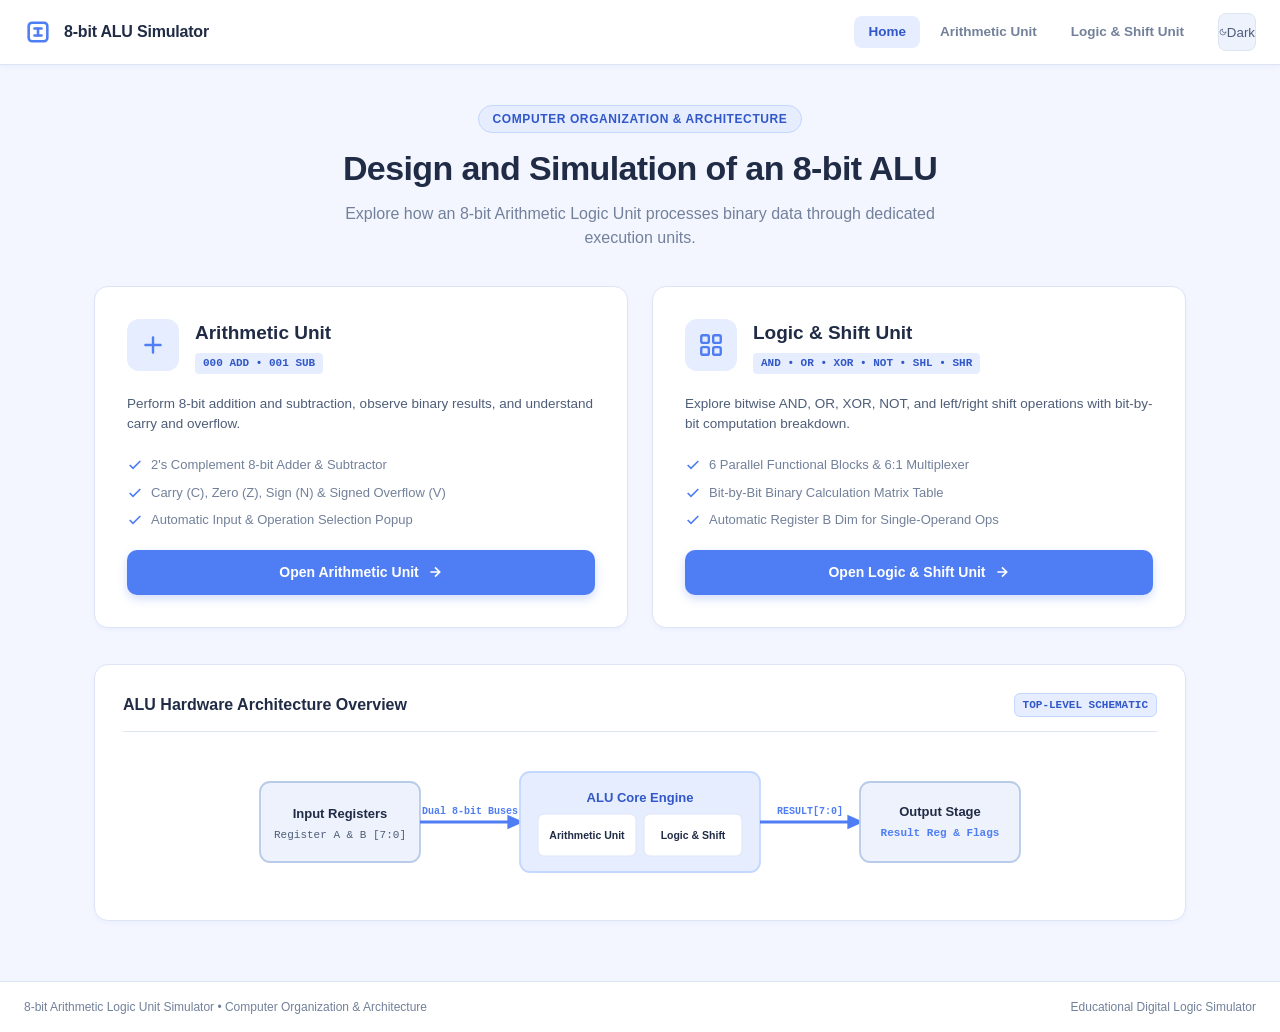
<file: index.html>
<!DOCTYPE html>
<html lang="en">
<head>
  <meta charset="UTF-8">
  <meta name="viewport" content="width=device-width, initial-scale=1.0">
  <title>Design and Simulation of an 8-bit ALU</title>
  <link rel="stylesheet" href="style.css">
  <script src="theme.js"></script>
</head>
<body>

  <!-- =========================================================================
       NAVIGATION BAR
       ========================================================================= -->
  <nav class="site-nav">
    <div class="nav-container">
      <a href="index.html" class="brand-link">
        <svg class="brand-icon" viewBox="0 0 24 24" fill="none" stroke="currentColor" stroke-width="2.2" stroke-linecap="round" stroke-linejoin="round">
          <rect x="4" y="4" width="16" height="16" rx="3"></rect>
          <path d="M9 9h6"></path>
          <path d="M12 9v6"></path>
          <path d="M9 15h6"></path>
        </svg>
        <span class="brand-name">8-bit ALU Simulator</span>
      </a>

      <div class="nav-right">
        <div class="nav-links">
          <a href="index.html" class="nav-item active">Home</a>
          <a href="arithmetic.html" class="nav-item">Arithmetic Unit</a>
          <a href="logic.html" class="nav-item">Logic &amp; Shift Unit</a>
        </div>

        <button type="button" class="theme-toggle-btn" aria-label="Toggle theme" title="Toggle theme">
          <!-- Populated by theme.js -->
        </button>
      </div>
    </div>
  </nav>

  <!-- =========================================================================
       MAIN CONTENT: DASHBOARD HOME PAGE
       ========================================================================= -->
  <main class="home-container">
    
    <!-- Hero Header -->
    <header class="home-hero">
      <span class="home-badge-tag">COMPUTER ORGANIZATION &amp; ARCHITECTURE</span>
      <h1>Design and Simulation of an 8-bit ALU</h1>
      <p>Explore how an 8-bit Arithmetic Logic Unit processes binary data through dedicated execution units.</p>
    </header>

    <!-- Interactive Productivity-App Style Unit Tiles -->
    <section class="home-nav-grid">
      
      <!-- Card 1: Arithmetic Unit -->
      <article class="home-card">
        <div class="home-card-header">
          <div class="home-card-icon-wrap">
            <svg viewBox="0 0 24 24" fill="none" stroke="currentColor" stroke-width="2.2" stroke-linecap="round" stroke-linejoin="round">
              <line x1="12" y1="5" x2="12" y2="19"></line>
              <line x1="5" y1="12" x2="19" y2="12"></line>
            </svg>
          </div>
          <div class="home-card-title-group">
            <h2>Arithmetic Unit</h2>
            <span class="home-card-pill">000 ADD &bull; 001 SUB</span>
          </div>
        </div>

        <p>Perform 8-bit addition and subtraction, observe binary results, and understand carry and overflow.</p>

        <ul class="home-card-features">
          <li>
            <svg width="16" height="16" viewBox="0 0 24 24" fill="none" stroke="currentColor" stroke-width="2.5"><polyline points="20 6 9 17 4 12"/></svg>
            2's Complement 8-bit Adder &amp; Subtractor
          </li>
          <li>
            <svg width="16" height="16" viewBox="0 0 24 24" fill="none" stroke="currentColor" stroke-width="2.5"><polyline points="20 6 9 17 4 12"/></svg>
            Carry (C), Zero (Z), Sign (N) &amp; Signed Overflow (V)
          </li>
          <li>
            <svg width="16" height="16" viewBox="0 0 24 24" fill="none" stroke="currentColor" stroke-width="2.5"><polyline points="20 6 9 17 4 12"/></svg>
            Automatic Input &amp; Operation Selection Popup
          </li>
        </ul>

        <a href="arithmetic.html" class="home-card-btn">
          Open Arithmetic Unit
          <svg width="16" height="16" viewBox="0 0 24 24" fill="none" stroke="currentColor" stroke-width="2.5"><path d="M5 12h14M12 5l7 7-7 7"/></svg>
        </a>
      </article>

      <!-- Card 2: Logic & Shift Unit -->
      <article class="home-card">
        <div class="home-card-header">
          <div class="home-card-icon-wrap">
            <svg viewBox="0 0 24 24" fill="none" stroke="currentColor" stroke-width="2.2" stroke-linecap="round" stroke-linejoin="round">
              <rect x="3" y="3" width="7" height="7" rx="1.5"></rect>
              <rect x="14" y="3" width="7" height="7" rx="1.5"></rect>
              <rect x="14" y="14" width="7" height="7" rx="1.5"></rect>
              <rect x="3" y="14" width="7" height="7" rx="1.5"></rect>
            </svg>
          </div>
          <div class="home-card-title-group">
            <h2>Logic &amp; Shift Unit</h2>
            <span class="home-card-pill">AND &bull; OR &bull; XOR &bull; NOT &bull; SHL &bull; SHR</span>
          </div>
        </div>

        <p>Explore bitwise AND, OR, XOR, NOT, and left/right shift operations with bit-by-bit computation breakdown.</p>

        <ul class="home-card-features">
          <li>
            <svg width="16" height="16" viewBox="0 0 24 24" fill="none" stroke="currentColor" stroke-width="2.5"><polyline points="20 6 9 17 4 12"/></svg>
            6 Parallel Functional Blocks &amp; 6:1 Multiplexer
          </li>
          <li>
            <svg width="16" height="16" viewBox="0 0 24 24" fill="none" stroke="currentColor" stroke-width="2.5"><polyline points="20 6 9 17 4 12"/></svg>
            Bit-by-Bit Binary Calculation Matrix Table
          </li>
          <li>
            <svg width="16" height="16" viewBox="0 0 24 24" fill="none" stroke="currentColor" stroke-width="2.5"><polyline points="20 6 9 17 4 12"/></svg>
            Automatic Register B Dim for Single-Operand Ops
          </li>
        </ul>

        <a href="logic.html" class="home-card-btn">
          Open Logic &amp; Shift Unit
          <svg width="16" height="16" viewBox="0 0 24 24" fill="none" stroke="currentColor" stroke-width="2.5"><path d="M5 12h14M12 5l7 7-7 7"/></svg>
        </a>
      </article>

    </section>

    <!-- ALU Architecture Overview Block Diagram -->
    <section class="home-overview-section">
      <div class="overview-heading-row">
        <h3>ALU Hardware Architecture Overview</h3>
        <span class="schematic-badge">TOP-LEVEL SCHEMATIC</span>
      </div>

      <div class="overview-diagram-wrap">
        <svg class="home-overview-svg" viewBox="0 0 840 140" preserveAspectRatio="xMidYMid meet" style="width: 100%; max-width: 840px; height: auto;">
          <defs>
            <marker id="home-arr" viewBox="0 0 10 10" refX="7" refY="5" markerWidth="6" markerHeight="6" orient="auto">
              <path d="M 0 1 L 9 5 L 0 9 z" fill="var(--secondary)" />
            </marker>
          </defs>

          <!-- Input Registers Block -->
          <rect x="40" y="30" width="160" height="80" rx="10" fill="var(--bg-inset)" stroke="var(--border-medium)" stroke-width="1.8"/>
          <text x="120" y="66" text-anchor="middle" font-family="var(--font-sans)" font-size="13" font-weight="700" fill="var(--text-main)">Input Registers</text>
          <text x="120" y="86" text-anchor="middle" font-family="var(--font-mono)" font-size="11" fill="var(--text-muted)">Register A &amp; B [7:0]</text>

          <!-- Arrow to Functional Units -->
          <path d="M 200 70 L 300 70" stroke="var(--secondary)" stroke-width="3" fill="none" marker-end="url(#home-arr)"/>
          <text x="250" y="62" text-anchor="middle" font-family="var(--font-mono)" font-size="10" font-weight="700" fill="var(--secondary)">Dual 8-bit Buses</text>

          <!-- Functional Units Box -->
          <rect x="300" y="20" width="240" height="100" rx="10" fill="var(--accent)" stroke="var(--accent-border)" stroke-width="1.8"/>
          <text x="420" y="50" text-anchor="middle" font-family="var(--font-sans)" font-size="13" font-weight="800" fill="var(--primary)">ALU Core Engine</text>
          
          <rect x="318" y="62" width="98" height="42" rx="6" fill="var(--bg-card)" stroke="var(--border-subtle)"/>
          <text x="367" y="87" text-anchor="middle" font-family="var(--font-sans)" font-size="10.5" font-weight="700" fill="var(--text-main)">Arithmetic Unit</text>

          <rect x="424" y="62" width="98" height="42" rx="6" fill="var(--bg-card)" stroke="var(--border-subtle)"/>
          <text x="473" y="87" text-anchor="middle" font-family="var(--font-sans)" font-size="10.5" font-weight="700" fill="var(--text-main)">Logic &amp; Shift</text>

          <!-- Arrow to Result -->
          <path d="M 540 70 L 640 70" stroke="var(--secondary)" stroke-width="3" fill="none" marker-end="url(#home-arr)"/>
          <text x="590" y="62" text-anchor="middle" font-family="var(--font-mono)" font-size="10" font-weight="700" fill="var(--secondary)">RESULT[7:0]</text>

          <!-- Result & Flags Block -->
          <rect x="640" y="30" width="160" height="80" rx="10" fill="var(--bg-inset)" stroke="var(--border-medium)" stroke-width="1.8"/>
          <text x="720" y="64" text-anchor="middle" font-family="var(--font-sans)" font-size="13" font-weight="700" fill="var(--text-main)">Output Stage</text>
          <text x="720" y="84" text-anchor="middle" font-family="var(--font-mono)" font-size="11" font-weight="700" fill="var(--secondary)">Result Reg &amp; Flags</text>
        </svg>
      </div>
    </section>

  </main>

  <!-- =========================================================================
       FOOTER
       ========================================================================= -->
  <footer class="site-footer">
    <div class="footer-inner">
      <div>8-bit Arithmetic Logic Unit Simulator &bull; Computer Organization &amp; Architecture</div>
      <div>Educational Digital Logic Simulator</div>
    </div>
  </footer>

</body>
</html>
</file>
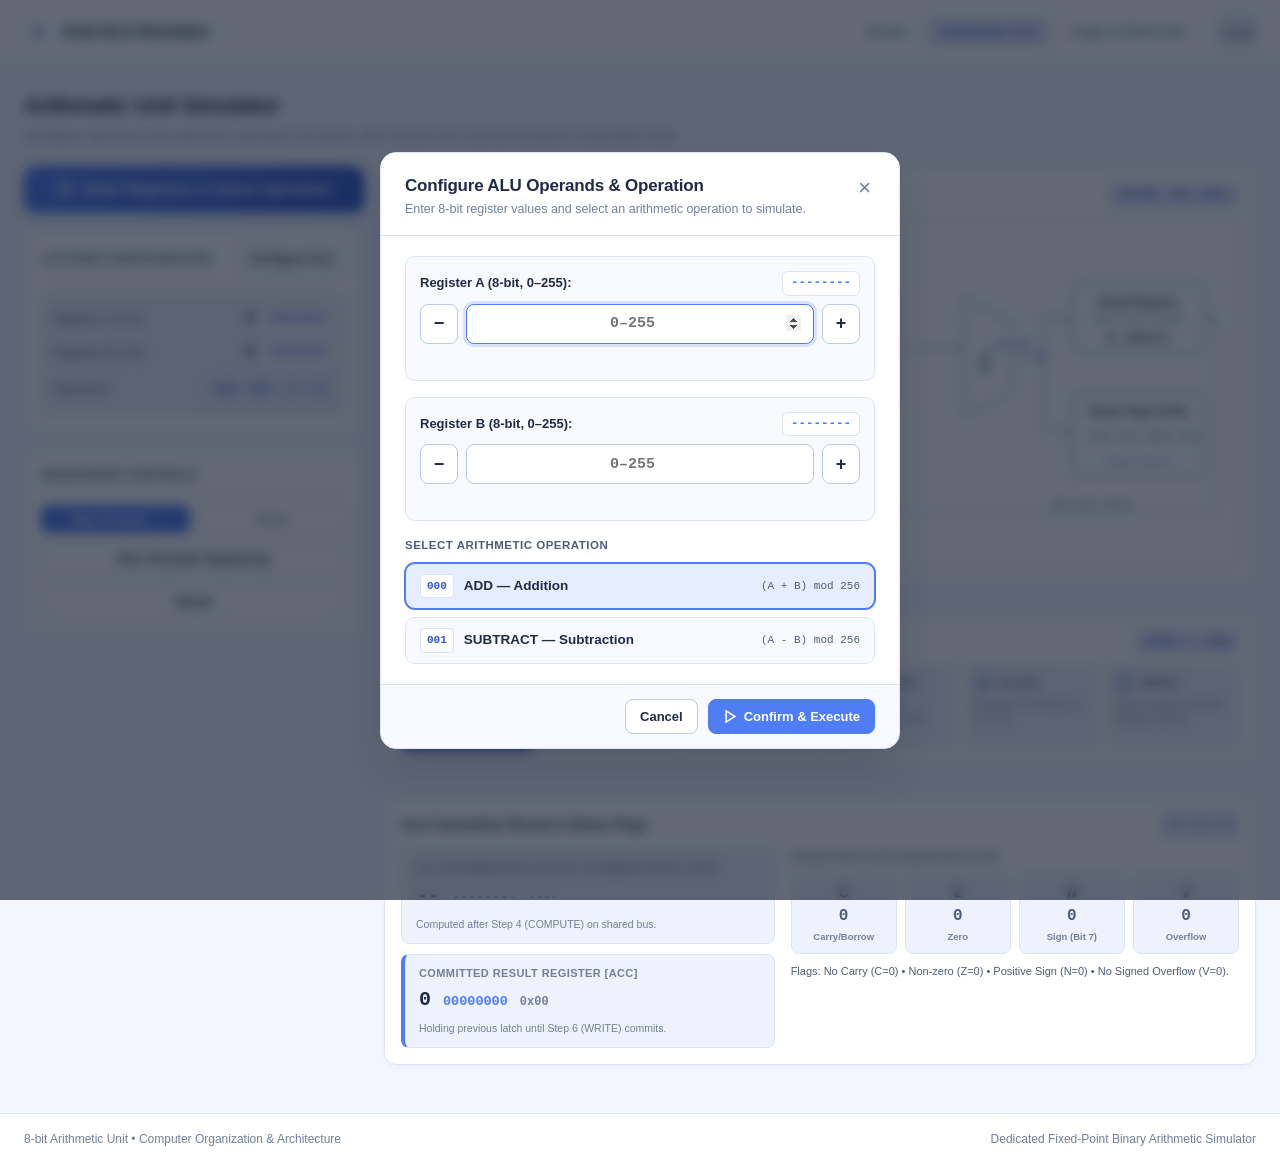
<file: arithmetic.html>
<!DOCTYPE html>
<html lang="en">
<head>
  <meta charset="UTF-8">
  <meta name="viewport" content="width=device-width, initial-scale=1.0">
  <title>Arithmetic Unit — 8-bit ALU Simulator</title>
  <link rel="stylesheet" href="style.css">
  <script src="theme.js"></script>
</head>
<body>

  <!-- =========================================================================
       NAVIGATION BAR
       ========================================================================= -->
  <nav class="site-nav">
    <div class="nav-container">
      <a href="index.html" class="brand-link">
        <svg class="brand-icon" viewBox="0 0 24 24" fill="none" stroke="currentColor" stroke-width="2.2" stroke-linecap="round" stroke-linejoin="round">
          <polyline points="15 18 9 12 15 6"></polyline>
        </svg>
        <span class="brand-name">8-bit ALU Simulator</span>
      </a>

      <div class="nav-right">
        <div class="nav-links">
          <a href="index.html" class="nav-item">Home</a>
          <a href="arithmetic.html" class="nav-item active">Arithmetic Unit</a>
          <a href="logic.html" class="nav-item">Logic &amp; Shift Unit</a>
        </div>

        <button type="button" class="theme-toggle-btn" aria-label="Toggle theme" title="Toggle theme">
          <!-- Populated by theme.js -->
        </button>
      </div>
    </div>
  </nav>

  <!-- =========================================================================
       ARITHMETIC UNIT SIMULATOR WORKSPACE
       ========================================================================= -->
  <main class="sim-container">

    <header class="sim-page-header">
      <h1>Arithmetic Unit Simulator</h1>
      <p>Configure operands and arithmetic operation via popup, then observe the internal hardware computation flow.</p>
    </header>

    <div class="sim-grid-layout">

      <!-- =====================================================================
           LEFT COLUMN: POPUP LAUNCHER & SIMULATION CONTROLS
           ===================================================================== -->
      <aside class="sim-left-panel">
        
        <!-- Main Simulation Trigger Button: Reopen popup anytime -->
        <button type="button" class="btn-cta-main" id="btnStartAluModal">
          <svg width="18" height="18" viewBox="0 0 24 24" fill="none" stroke="currentColor" stroke-width="2.2">
            <rect x="3" y="3" width="18" height="18" rx="3"></rect>
            <path d="M8 12h8"></path>
            <path d="M12 8v8"></path>
          </svg>
          Enter Registers &amp; Select Operation
        </button>

        <!-- Current Latched Configuration Card -->
        <div class="sim-panel">
          <div class="panel-header-title">
            <span>Latched Configuration</span>
            <button type="button" class="btn btn-secondary btn-sm" id="btnConfigureAlu" title="Reopen configuration popup">Configure ALU</button>
          </div>

          <div class="latched-display-card">
            <div class="latched-reg-row">
              <span class="latched-reg-lbl">Register A [7:0]</span>
              <div class="latched-reg-values">
                <span class="latched-dec" id="displayValA">0</span>
                <span class="latched-bin" id="displayBinA">00000000</span>
              </div>
            </div>

            <div class="latched-reg-row">
              <span class="latched-reg-lbl">Register B [7:0]</span>
              <div class="latched-reg-values">
                <span class="latched-dec" id="displayValB">0</span>
                <span class="latched-bin" id="displayBinB">00000000</span>
              </div>
            </div>

            <div class="latched-reg-row">
              <span class="latched-reg-lbl">Operation</span>
              <span class="latched-op-pill" id="displayOpPill">000: ADD — A + B</span>
            </div>
          </div>
        </div>

        <!-- Simulation Sequencer Controls -->
        <div class="sim-panel">
          <div class="panel-header-title">
            <span>Sequencer Controls</span>
          </div>
          <div class="controls-grid">
            <button type="button" class="btn btn-primary btn-sm" id="btnStepForward" title="Advance by one micro-operation stage">
              Step Forward &rarr;
            </button>
            <button type="button" class="btn btn-secondary btn-sm" id="btnPauseResume" title="Pause or Resume automated run" disabled>
              Pause
            </button>
            <button type="button" class="btn btn-secondary btn-span-2" id="btnRunAll" title="Execute all 6 stages smoothly at readable pace">
              Run All (Auto Sequence)
            </button>
            <button type="button" class="btn btn-secondary btn-span-2" id="btnReset" title="Reset simulator to clean initial state">
              Reset
            </button>
          </div>
        </div>

      </aside>

      <!-- =====================================================================
           RIGHT COLUMN: DEDICATED ARITHMETIC DIAGRAM, STEPPER, RESULTS
           ===================================================================== -->
      <section class="sim-right-panel">

        <!-- DEDICATED ARITHMETIC HARDWARE BLOCK DIAGRAM (SVG) -->
        <div class="schematic-box">
          <div class="schematic-top-bar">
            <h2>8-bit Arithmetic Unit Circuit &amp; Signal Flow</h2>
            <span class="schematic-badge" id="schematicBadge">OPCODE: 000 (ADD)</span>
          </div>

          <div class="svg-canvas-container">
            <svg id="arithmeticSvg" class="dedicated-svg" viewBox="0 0 830 330" preserveAspectRatio="xMidYMid meet">
              <defs>
                <marker id="arr-idle" viewBox="0 0 10 10" refX="7" refY="5" markerWidth="6" markerHeight="6" orient="auto">
                  <path d="M 0 1 L 9 5 L 0 9 z" fill="var(--wire-idle)" />
                </marker>
                <marker id="arr-active" viewBox="0 0 10 10" refX="7" refY="5" markerWidth="6" markerHeight="6" orient="auto">
                  <path d="M 0 1 L 9 5 L 0 9 z" fill="var(--wire-active)" />
                </marker>
                <marker id="arr-ctrl" viewBox="0 0 10 10" refX="7" refY="5" markerWidth="6" markerHeight="6" orient="auto">
                  <path d="M 0 1 L 9 5 L 0 9 z" fill="var(--wire-ctrl)" />
                </marker>
              </defs>

              <!-- Register A -->
              <g id="svgBlockA">
                <rect x="30" y="40" width="130" height="55" rx="8" class="svg-block-card"/>
                <text x="95" y="64" text-anchor="middle" font-family="var(--font-sans)" font-size="12" font-weight="700" fill="var(--text-main)">Register A [7:0]</text>
                <text x="95" y="82" text-anchor="middle" font-family="var(--font-mono)" font-size="12" font-weight="700" fill="var(--secondary)" id="svgValA">0 (0x00)</text>
              </g>

              <!-- Register B -->
              <g id="svgBlockB">
                <rect x="30" y="145" width="130" height="55" rx="8" class="svg-block-card"/>
                <text x="95" y="169" text-anchor="middle" font-family="var(--font-sans)" font-size="12" font-weight="700" fill="var(--text-main)">Register B [7:0]</text>
                <text x="95" y="187" text-anchor="middle" font-family="var(--font-mono)" font-size="12" font-weight="700" fill="var(--secondary)" id="svgValB">0 (0x00)</text>
              </g>

              <!-- Opcode / Control Decoder -->
              <g id="svgBlockDecoder">
                <rect x="30" y="245" width="160" height="55" rx="8" class="svg-block-card"/>
                <text x="110" y="268" text-anchor="middle" font-family="var(--font-sans)" font-size="11" font-weight="700" fill="var(--text-main)">Opcode Decoder [2:0]</text>
                <text x="110" y="286" text-anchor="middle" font-family="var(--font-mono)" font-size="11" font-weight="700" fill="var(--primary)" id="svgOpcodeText">OP = 000 (ADD)</text>
              </g>

              <!-- Dedicated 8-bit Arithmetic Unit (Adder/Subtractor) -->
              <g id="svgBlockArith" class="svg-active-unit">
                <rect x="270" y="60" width="220" height="120" rx="10" class="svg-block-card"/>
                <text x="380" y="92" text-anchor="middle" font-family="var(--font-sans)" font-size="13" font-weight="800" fill="var(--text-main)">8-BIT ARITHMETIC UNIT</text>
                <text x="380" y="112" text-anchor="middle" font-family="var(--font-mono)" font-size="11" fill="var(--text-muted)">Adder / Subtractor Core</text>
                <text x="380" y="132" text-anchor="middle" font-family="var(--font-mono)" font-size="10" fill="var(--text-subtle)">2's Complement Logic (A + ~B + 1)</text>
                <text x="380" y="156" text-anchor="middle" font-family="var(--font-mono)" font-size="12" font-weight="800" fill="var(--secondary)" id="svgArithOpTitle">SUM = 0 | Cout=0</text>
              </g>

              <!-- Result Selection Multiplexer -->
              <g id="svgBlockMux">
                <polygon points="560,70 610,95 610,165 560,190" class="svg-block-card"/>
                <text x="585" y="135" text-anchor="middle" font-family="var(--font-sans)" font-size="9" font-weight="800" fill="var(--text-main)" transform="rotate(-90 585 135)">MUX</text>
              </g>

              <!-- Result Register [ACC] -->
              <g id="svgBlockRegResult">
                <rect x="670" y="55" width="135" height="70" rx="8" class="svg-block-card"/>
                <text x="737" y="78" text-anchor="middle" font-family="var(--font-sans)" font-size="11" font-weight="700" fill="var(--text-main)">Result Register</text>
                <text x="737" y="94" text-anchor="middle" font-family="var(--font-mono)" font-size="9" fill="var(--text-muted)">[ACC 8-bit Latch]</text>
                <text x="737" y="114" text-anchor="middle" font-family="var(--font-mono)" font-size="13" font-weight="800" fill="var(--secondary)" id="svgResultRegText">0 (0x00)</text>
              </g>

              <!-- Condition Flags (CCR) Block -->
              <g id="svgBlockFlags">
                <rect x="670" y="165" width="135" height="85" rx="8" class="svg-block-card"/>
                <text x="737" y="188" text-anchor="middle" font-family="var(--font-sans)" font-size="11" font-weight="700" fill="var(--text-main)">Status Flags (CCR)</text>
                <text x="690" y="214" font-family="var(--font-mono)" font-size="11" font-weight="700" fill="var(--text-muted)">C:<tspan id="svgFlagC" fill="var(--secondary)">0</tspan></text>
                <text x="720" y="214" font-family="var(--font-mono)" font-size="11" font-weight="700" fill="var(--text-muted)">Z:<tspan id="svgFlagZ" fill="var(--secondary)">1</tspan></text>
                <text x="750" y="214" font-family="var(--font-mono)" font-size="11" font-weight="700" fill="var(--text-muted)">N:<tspan id="svgFlagN" fill="var(--secondary)">0</tspan></text>
                <text x="780" y="214" font-family="var(--font-mono)" font-size="11" font-weight="700" fill="var(--text-muted)">V:<tspan id="svgFlagV" fill="var(--secondary)">0</tspan></text>
                <text x="737" y="238" text-anchor="middle" font-family="var(--font-mono)" font-size="9" fill="var(--text-subtle)" id="svgFlagStatus">Flags Valid</text>
              </g>

              <!-- Wires & Signals -->
              <path id="wireA" d="M 160 67.5 L 270 67.5" class="svg-wire wire-active pulse-flow" marker-end="url(#arr-active)"/>
              <text x="175" y="60" font-family="var(--font-mono)" font-size="10" font-weight="700" fill="var(--secondary)">A[7:0] /8</text>

              <path id="wireB" d="M 160 172.5 L 215 172.5 L 215 130 L 270 130" class="svg-wire wire-active pulse-flow" marker-end="url(#arr-active)"/>
              <text x="175" y="164" font-family="var(--font-mono)" font-size="10" font-weight="700" fill="var(--secondary)">B[7:0] /8</text>

              <path id="wireDecCtrl" d="M 190 272.5 L 380 272.5 L 380 180" class="svg-wire wire-ctrl" marker-end="url(#arr-ctrl)"/>
              <text x="290" y="266" font-family="var(--font-mono)" font-size="9" font-weight="700" fill="var(--primary)">ARITH_EN (ADD/SUB)</text>

              <path id="wireArithMux" d="M 490 120 L 560 120" class="svg-wire wire-active pulse-flow" marker-end="url(#arr-active)"/>

              <path id="wireMuxOut" d="M 610 130 L 640 130" class="svg-wire wire-active pulse-flow"/>
              <text x="590" y="120" font-family="var(--font-mono)" font-size="9" font-weight="700" fill="var(--secondary)">ALU_OUT</text>

              <circle cx="640" cy="130" r="3.5" class="junction-dot"/>

              <path id="wireToReg" d="M 640 130 L 640 90 L 670 90" class="svg-wire wire-active" marker-end="url(#arr-active)"/>
              <path id="wireToFlags" d="M 640 130 L 640 205 L 670 205" class="svg-wire wire-active" marker-end="url(#arr-active)"/>

              <!-- Clean outer perimeter routing for REG_LOAD without crossing Flags block -->
              <path id="wireRegLoad" d="M 190 288 L 818 288 L 818 90 L 805 90" class="svg-wire" stroke-dasharray="4 2" marker-end="url(#arr-idle)"/>
              <text x="650" y="282" font-family="var(--font-mono)" font-size="9" fill="var(--text-muted)" id="svgTextRegLoad">REG_LOAD (HOLD)</text>
            </svg>
          </div>
        </div>

        <!-- SIX INTERACTIVE EXECUTION STAGES -->
        <div class="stepper-container">
          <div class="stepper-header-row">
            <h3>Execution Flow — Six Interactive Stages</h3>
            <span class="schematic-badge" id="currentStageBadge">STAGE 1: LOAD</span>
          </div>

          <div class="stage-track-grid">
            <div class="stage-step-box stage-active" id="stage1" data-step="1">
              <div class="stage-box-top">
                <span class="stage-badge-num">1</span>
                <span class="stage-name-lbl">LOAD</span>
              </div>
              <p class="stage-oneline-desc">Load inputs A and B into internal registers.</p>
            </div>

            <div class="stage-step-box" id="stage2" data-step="2">
              <div class="stage-box-top">
                <span class="stage-badge-num">2</span>
                <span class="stage-name-lbl">DECODE</span>
              </div>
              <p class="stage-oneline-desc">Decode opcode (000 for ADD, 001 for SUB).</p>
            </div>

            <div class="stage-step-box" id="stage3" data-step="3">
              <div class="stage-box-top">
                <span class="stage-badge-num">3</span>
                <span class="stage-name-lbl">ENABLE</span>
              </div>
              <p class="stage-oneline-desc">Enable 8-bit Adder/Subtractor core.</p>
            </div>

            <div class="stage-step-box" id="stage4" data-step="4">
              <div class="stage-box-top">
                <span class="stage-badge-num">4</span>
                <span class="stage-name-lbl">COMPUTE</span>
              </div>
              <p class="stage-oneline-desc">Compute binary sum/difference with flags.</p>
            </div>

            <div class="stage-step-box" id="stage5" data-step="5">
              <div class="stage-box-top">
                <span class="stage-badge-num">5</span>
                <span class="stage-name-lbl">FLAGS</span>
              </div>
              <p class="stage-oneline-desc">Evaluate CCR flags (C, Z, N, V).</p>
            </div>

            <div class="stage-step-box" id="stage6" data-step="6">
              <div class="stage-box-top">
                <span class="stage-badge-num">6</span>
                <span class="stage-name-lbl">WRITE</span>
              </div>
              <p class="stage-oneline-desc">Latch result into Result Register [ACC].</p>
            </div>
          </div>
        </div>

        <!-- EXPECTED OUTPUT AND RESULT PANEL -->
        <div class="results-box">
          <div class="schematic-top-bar" style="margin-bottom: 12px;">
            <h2 style="font-size: 13.5px;">ALU Calculation Result &amp; Status Flags</h2>
            <span class="schematic-badge" id="calcFormulaBadge">0 + 0 = 0</span>
          </div>

          <div class="results-content-grid">
            
            <!-- Output Comparison: Intermediate vs Committed -->
            <div class="res-values-stack">
              <div class="output-value-card">
                <div class="out-card-tag">ALU Intermediate Output (Combinatorial Bus)</div>
                <div class="out-numbers-row">
                  <span class="out-dec-num" id="outAluDec">0</span>
                  <span class="out-bin-num" id="outAluBin">00000000</span>
                  <span class="out-hex-num" id="outAluHex">0x00</span>
                </div>
                <div class="out-card-status">Computed after Step 4 (COMPUTE) on shared bus.</div>
              </div>

              <div class="output-value-card card-committed">
                <div class="out-card-tag">Committed Result Register [ACC]</div>
                <div class="out-numbers-row">
                  <span class="out-dec-num" id="outRegDec">0</span>
                  <span class="out-bin-num" id="outRegBin">00000000</span>
                  <span class="out-hex-num" id="outRegHex">0x00</span>
                </div>
                <div class="out-card-status" id="outCommitStatus">Committed output: Latched at Step 6 (WRITE).</div>
              </div>
            </div>

            <!-- Status Flags Display (C, Z, N, V) -->
            <div>
              <div class="out-card-tag" style="margin-bottom: 8px;">Condition Flags Register (CCR)</div>
              <div class="flags-sim-grid">
                <div class="flag-chip-card" id="cardFlagC" title="Carry (C): 1 if unsigned addition overflows 255, or subtraction requires no borrow.">
                  <span class="flg-letter">C</span>
                  <span class="flg-digit" id="valFlagC">0</span>
                  <span class="flg-title">Carry/Borrow</span>
                </div>
                <div class="flag-chip-card" id="cardFlagZ" title="Zero (Z): 1 when the 8-bit result equals 0x00.">
                  <span class="flg-letter">Z</span>
                  <span class="flg-digit" id="valFlagZ">1</span>
                  <span class="flg-title">Zero</span>
                </div>
                <div class="flag-chip-card" id="cardFlagN" title="Negative (N): Equals bit 7 of the 8-bit result (signed two's complement sign).">
                  <span class="flg-letter">N</span>
                  <span class="flg-digit" id="valFlagN">0</span>
                  <span class="flg-title">Sign (Bit 7)</span>
                </div>
                <div class="flag-chip-card" id="cardFlagV" title="Overflow (V): 1 when signed two's complement overflow occurs.">
                  <span class="flg-letter">V</span>
                  <span class="flg-digit" id="valFlagV">0</span>
                  <span class="flg-title">Overflow</span>
                </div>
              </div>

              <div class="flags-summary-statement" id="flagSummaryText">
                Flags evaluation: No carry (C=0), Zero output (Z=1), Positive sign (N=0), No signed overflow (V=0).
              </div>
            </div>

          </div>
        </div>

      </section>

    </div>

  </main>

  <!-- =========================================================================
       MODERN MODAL POPUP: CONFIGURE ALU & SET OPERANDS
       ========================================================================= -->
  <div class="modal-backdrop-screen" id="aluConfigModal">
    <div class="modal-dialog-box" role="dialog" aria-modal="true" aria-labelledby="modalTitle">
      
      <div class="modal-top-bar">
        <div class="modal-title-group">
          <h2 id="modalTitle">Configure ALU Operands &amp; Operation</h2>
          <p>Enter 8-bit register values and select an arithmetic operation to simulate.</p>
        </div>
        <button type="button" class="modal-close-icon" id="modalBtnClose" aria-label="Close modal">&times;</button>
      </div>

      <div class="modal-scroll-body">
        
        <!-- Register A Block in Modal -->
        <div class="modal-input-block">
          <div class="modal-input-header">
            <label for="modalInputA" class="modal-input-label">Register A (8-bit, 0–255):</label>
            <span class="modal-binary-badge" id="modalBinA">--------</span>
          </div>
          <div class="modal-field-stepper-row">
            <button type="button" class="modal-stepper-btn" id="modalDecA" title="Decrement A">&minus;</button>
            <input type="number" id="modalInputA" min="0" max="255" class="modal-num-input" placeholder="0–255">
            <button type="button" class="modal-stepper-btn" id="modalIncA" title="Increment A">&plus;</button>
          </div>
          <div class="modal-err-text" id="modalErrA"></div>
        </div>

        <!-- Register B Block in Modal -->
        <div class="modal-input-block">
          <div class="modal-input-header">
            <label for="modalInputB" class="modal-input-label">Register B (8-bit, 0–255):</label>
            <span class="modal-binary-badge" id="modalBinB">--------</span>
          </div>
          <div class="modal-field-stepper-row">
            <button type="button" class="modal-stepper-btn" id="modalDecB" title="Decrement B">&minus;</button>
            <input type="number" id="modalInputB" min="0" max="255" class="modal-num-input" placeholder="0–255">
            <button type="button" class="modal-stepper-btn" id="modalIncB" title="Increment B">&plus;</button>
          </div>
          <div class="modal-err-text" id="modalErrB"></div>
        </div>

        <!-- Operation Selection Grid in Modal -->
        <div class="modal-ops-section">
          <span class="modal-ops-title">Select Arithmetic Operation</span>
          <div class="modal-ops-grid">
            <div class="modal-op-item active-op-choice" data-op="ADD">
              <div class="op-choice-left">
                <span class="op-choice-code">000</span>
                <span class="op-choice-name">ADD — Addition</span>
              </div>
              <span class="op-choice-formula">(A + B) mod 256</span>
            </div>

            <div class="modal-op-item" data-op="SUB">
              <div class="op-choice-left">
                <span class="op-choice-code">001</span>
                <span class="op-choice-name">SUBTRACT — Subtraction</span>
              </div>
              <span class="op-choice-formula">(A - B) mod 256</span>
            </div>
          </div>
        </div>

      </div>

      <!-- Modal Footer Action Buttons -->
      <div class="modal-foot-actions">
        <button type="button" class="btn btn-secondary" id="modalBtnCancel">Cancel</button>
        <button type="button" class="btn btn-primary" id="modalBtnConfirm">
          <svg width="15" height="15" viewBox="0 0 24 24" fill="none" stroke="currentColor" stroke-width="2.5"><polygon points="5 3 19 12 5 21 5 3"/></svg>
          Confirm &amp; Execute
        </button>
      </div>

    </div>
  </div>

  <!-- =========================================================================
       FOOTER
       ========================================================================= -->
  <footer class="site-footer">
    <div class="footer-inner">
      <div>8-bit Arithmetic Unit &bull; Computer Organization &amp; Architecture</div>
      <div>Dedicated Fixed-Point Binary Arithmetic Simulator</div>
    </div>
  </footer>

  <script src="arithmetic.js"></script>
</body>
</html>
</file>
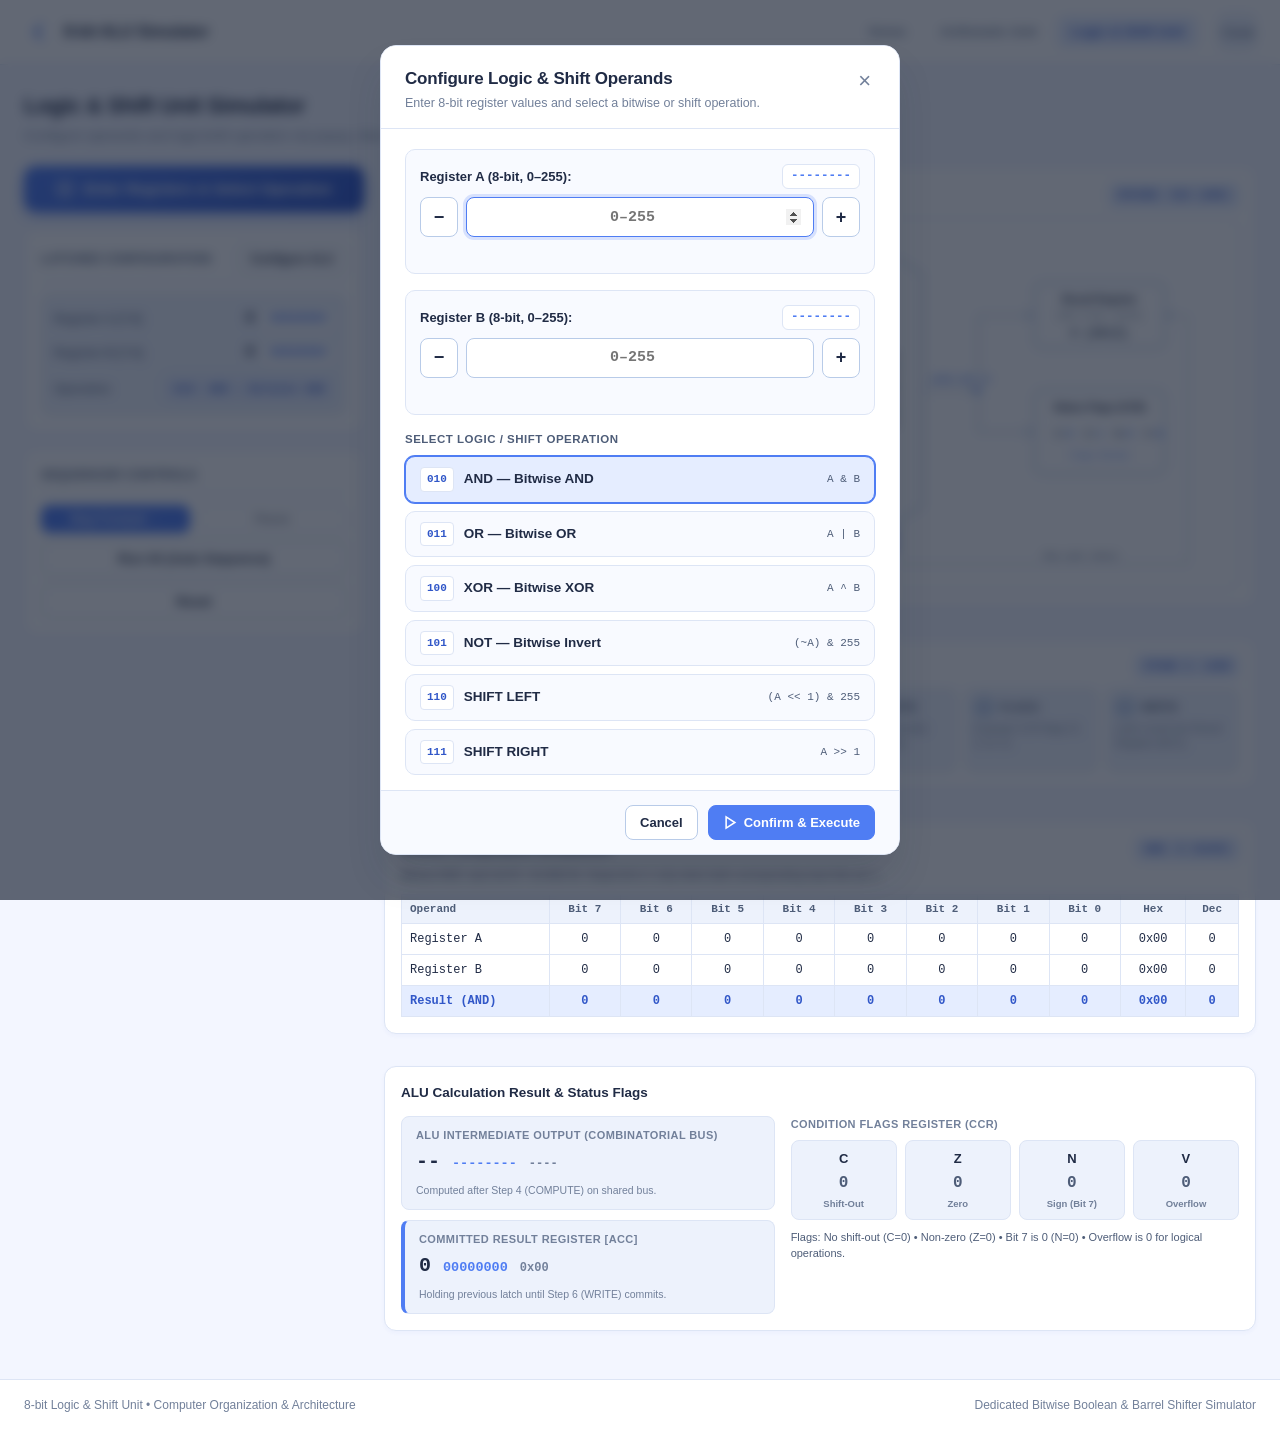
<file: logic.html>
<!DOCTYPE html>
<html lang="en">
<head>
  <meta charset="UTF-8">
  <meta name="viewport" content="width=device-width, initial-scale=1.0">
  <title>Logic &amp; Shift Unit — 8-bit ALU Simulator</title>
  <link rel="stylesheet" href="style.css">
  <script src="theme.js"></script>
</head>
<body>

  <!-- =========================================================================
       NAVIGATION BAR
       ========================================================================= -->
  <nav class="site-nav">
    <div class="nav-container">
      <a href="index.html" class="brand-link">
        <svg class="brand-icon" viewBox="0 0 24 24" fill="none" stroke="currentColor" stroke-width="2.2" stroke-linecap="round" stroke-linejoin="round">
          <polyline points="15 18 9 12 15 6"></polyline>
        </svg>
        <span class="brand-name">8-bit ALU Simulator</span>
      </a>

      <div class="nav-right">
        <div class="nav-links">
          <a href="index.html" class="nav-item">Home</a>
          <a href="arithmetic.html" class="nav-item">Arithmetic Unit</a>
          <a href="logic.html" class="nav-item active">Logic &amp; Shift Unit</a>
        </div>

        <button type="button" class="theme-toggle-btn" aria-label="Toggle theme" title="Toggle theme">
          <!-- Populated by theme.js -->
        </button>
      </div>
    </div>
  </nav>

  <!-- =========================================================================
       LOGIC & SHIFT UNIT SIMULATOR WORKSPACE
       ========================================================================= -->
  <main class="sim-container">

    <header class="sim-page-header">
      <h1>Logic &amp; Shift Unit Simulator</h1>
      <p>Configure operands and logic/shift operation via popup, then follow the internal bitwise execution flow.</p>
    </header>

    <div class="sim-grid-layout">

      <!-- =====================================================================
           LEFT COLUMN: POPUP LAUNCHER & SIMULATION CONTROLS
           ===================================================================== -->
      <aside class="sim-left-panel">
        
        <!-- Main Simulation Trigger Button: Reopen popup anytime -->
        <button type="button" class="btn-cta-main" id="btnStartAluModal">
          <svg width="18" height="18" viewBox="0 0 24 24" fill="none" stroke="currentColor" stroke-width="2.2">
            <rect x="3" y="3" width="18" height="18" rx="3"></rect>
            <path d="M8 12h8"></path>
            <path d="M12 8v8"></path>
          </svg>
          Enter Registers &amp; Select Operation
        </button>

        <!-- Current Latched Configuration Card -->
        <div class="sim-panel">
          <div class="panel-header-title">
            <span>Latched Configuration</span>
            <button type="button" class="btn btn-secondary btn-sm" id="btnConfigureAlu" title="Reopen configuration popup">Configure ALU</button>
          </div>

          <div class="latched-display-card">
            <div class="latched-reg-row">
              <span class="latched-reg-lbl">Register A [7:0]</span>
              <div class="latched-reg-values">
                <span class="latched-dec" id="displayValA">0</span>
                <span class="latched-bin" id="displayBinA">00000000</span>
              </div>
            </div>

            <div class="latched-reg-row">
              <span class="latched-reg-lbl">Register B [7:0]</span>
              <div class="latched-reg-values">
                <span class="latched-dec" id="displayValB">0</span>
                <span class="latched-bin" id="displayBinB">00000000</span>
              </div>
            </div>

            <div class="latched-reg-row">
              <span class="latched-reg-lbl">Operation</span>
              <span class="latched-op-pill" id="displayOpPill">010: AND — A &amp; B</span>
            </div>
          </div>
        </div>

        <!-- Simulation Sequencer Controls -->
        <div class="sim-panel">
          <div class="panel-header-title">
            <span>Sequencer Controls</span>
          </div>
          <div class="controls-grid">
            <button type="button" class="btn btn-primary btn-sm" id="btnStepForward" title="Advance by one micro-operation stage">
              Step Forward &rarr;
            </button>
            <button type="button" class="btn btn-secondary btn-sm" id="btnPauseResume" title="Pause or Resume automated run" disabled>
              Pause
            </button>
            <button type="button" class="btn btn-secondary btn-span-2" id="btnRunAll" title="Execute all 6 stages smoothly at readable pace">
              Run All (Auto Sequence)
            </button>
            <button type="button" class="btn btn-secondary btn-span-2" id="btnReset" title="Reset simulator to clean initial state">
              Reset
            </button>
          </div>
        </div>

      </aside>

      <!-- =====================================================================
           RIGHT COLUMN: DEDICATED LOGIC DIAGRAM, STEPPER, RESULTS
           ===================================================================== -->
      <section class="sim-right-panel">

        <!-- DEDICATED LOGIC & SHIFT HARDWARE BLOCK DIAGRAM (SVG) -->
        <div class="schematic-box">
          <div class="schematic-top-bar">
            <h2>8-bit Logic &amp; Shift Circuit &amp; Signal Flow</h2>
            <span class="schematic-badge" id="schematicBadge">OPCODE: 010 (AND)</span>
          </div>

          <div class="svg-canvas-container">
            <svg id="logicSvg" class="dedicated-svg" viewBox="0 0 880 380" preserveAspectRatio="xMidYMid meet">
              <defs>
                <marker id="arr-idle" viewBox="0 0 10 10" refX="7" refY="5" markerWidth="6" markerHeight="6" orient="auto">
                  <path d="M 0 1 L 9 5 L 0 9 z" fill="var(--wire-idle)" />
                </marker>
                <marker id="arr-active" viewBox="0 0 10 10" refX="7" refY="5" markerWidth="6" markerHeight="6" orient="auto">
                  <path d="M 0 1 L 9 5 L 0 9 z" fill="var(--wire-active)" />
                </marker>
                <marker id="arr-ctrl" viewBox="0 0 10 10" refX="7" refY="5" markerWidth="6" markerHeight="6" orient="auto">
                  <path d="M 0 1 L 9 5 L 0 9 z" fill="var(--wire-ctrl)" />
                </marker>
              </defs>

              <!-- Register A -->
              <g id="svgBlockA">
                <rect x="25" y="38" width="130" height="55" rx="8" class="svg-block-card"/>
                <text x="90" y="60" text-anchor="middle" font-family="var(--font-sans)" font-size="12" font-weight="700" fill="var(--text-main)">Register A [7:0]</text>
                <text x="90" y="78" text-anchor="middle" font-family="var(--font-mono)" font-size="12" font-weight="700" fill="var(--secondary)" id="svgValA">0 (0x00)</text>
              </g>

              <!-- Register B -->
              <g id="svgBlockB">
                <rect x="25" y="148" width="130" height="55" rx="8" class="svg-block-card" id="svgRectB"/>
                <text x="90" y="170" text-anchor="middle" font-family="var(--font-sans)" font-size="12" font-weight="700" fill="var(--text-main)">Register B [7:0]</text>
                <text x="90" y="188" text-anchor="middle" font-family="var(--font-mono)" font-size="12" font-weight="700" fill="var(--secondary)" id="svgValB">0 (0x00)</text>
              </g>

              <!-- Opcode / Control Decoder -->
              <g id="svgBlockDecoder">
                <rect x="25" y="258" width="150" height="55" rx="8" class="svg-block-card"/>
                <text x="100" y="280" text-anchor="middle" font-family="var(--font-sans)" font-size="11" font-weight="700" fill="var(--text-main)">Opcode Decoder</text>
                <text x="100" y="298" text-anchor="middle" font-family="var(--font-mono)" font-size="11" font-weight="700" fill="var(--primary)" id="svgOpcodeText">OP = 010 (AND)</text>
              </g>

              <!-- Parallel Functional Blocks in Logic Unit (Centers at y = 40, 94, 148, 202, 256, 310) -->
              <g id="gateBlockAND" class="svg-gate-block svg-active-unit">
                <rect x="270" y="20" width="140" height="40" rx="6" class="svg-block-card"/>
                <text x="340" y="44" text-anchor="middle" font-family="var(--font-mono)" font-size="11.5" font-weight="700" fill="var(--text-main)">AND Array [7:0]</text>
              </g>

              <g id="gateBlockOR" class="svg-gate-block">
                <rect x="270" y="74" width="140" height="40" rx="6" class="svg-block-card"/>
                <text x="340" y="98" text-anchor="middle" font-family="var(--font-mono)" font-size="11.5" font-weight="700" fill="var(--text-main)">OR Array [7:0]</text>
              </g>

              <g id="gateBlockXOR" class="svg-gate-block">
                <rect x="270" y="128" width="140" height="40" rx="6" class="svg-block-card"/>
                <text x="340" y="152" text-anchor="middle" font-family="var(--font-mono)" font-size="11.5" font-weight="700" fill="var(--text-main)">XOR Array [7:0]</text>
              </g>

              <g id="gateBlockNOT" class="svg-gate-block">
                <rect x="270" y="182" width="140" height="40" rx="6" class="svg-block-card"/>
                <text x="340" y="206" text-anchor="middle" font-family="var(--font-mono)" font-size="11.5" font-weight="700" fill="var(--text-main)">NOT Inverter (~A)</text>
              </g>

              <g id="gateBlockSHL" class="svg-gate-block">
                <rect x="270" y="236" width="140" height="40" rx="6" class="svg-block-card"/>
                <text x="340" y="260" text-anchor="middle" font-family="var(--font-mono)" font-size="11.5" font-weight="700" fill="var(--text-main)">Shift Left (A &lt;&lt; 1)</text>
              </g>

              <g id="gateBlockSHR" class="svg-gate-block">
                <rect x="270" y="290" width="140" height="40" rx="6" class="svg-block-card"/>
                <text x="340" y="314" text-anchor="middle" font-family="var(--font-mono)" font-size="11.5" font-weight="700" fill="var(--text-main)">Shift Right (A &gt;&gt; 1)</text>
              </g>

              <!-- 6-to-1 Operation Multiplexer (MUX) -->
              <g id="svgBlockMux">
                <polygon points="490,15 550,50 550,300 490,335" class="svg-block-card"/>
                <text x="520" y="175" text-anchor="middle" font-family="var(--font-sans)" font-size="10.5" font-weight="800" fill="var(--text-main)" transform="rotate(-90 520 175)">LOGIC MUX (6:1)</text>
              </g>

              <!-- Result Register [ACC] -->
              <g id="svgBlockRegResult">
                <rect x="670" y="60" width="140" height="70" rx="8" class="svg-block-card"/>
                <text x="740" y="82" text-anchor="middle" font-family="var(--font-sans)" font-size="11" font-weight="700" fill="var(--text-main)">Result Register</text>
                <text x="740" y="98" text-anchor="middle" font-family="var(--font-mono)" font-size="9" fill="var(--text-muted)">[ACC 8-bit Latch]</text>
                <text x="740" y="118" text-anchor="middle" font-family="var(--font-mono)" font-size="13" font-weight="800" fill="var(--secondary)" id="svgResultRegText">0 (0x00)</text>
              </g>

              <!-- Condition Flags (CCR) Block -->
              <g id="svgBlockFlags">
                <rect x="670" y="175" width="140" height="90" rx="8" class="svg-block-card"/>
                <text x="740" y="198" text-anchor="middle" font-family="var(--font-sans)" font-size="11" font-weight="700" fill="var(--text-main)">Status Flags (CCR)</text>
                <text x="692" y="225" font-family="var(--font-mono)" font-size="11" font-weight="700" fill="var(--text-muted)">C:<tspan id="svgFlagC" fill="var(--secondary)">0</tspan></text>
                <text x="724" y="225" font-family="var(--font-mono)" font-size="11" font-weight="700" fill="var(--text-muted)">Z:<tspan id="svgFlagZ" fill="var(--secondary)">1</tspan></text>
                <text x="756" y="225" font-family="var(--font-mono)" font-size="11" font-weight="700" fill="var(--text-muted)">N:<tspan id="svgFlagN" fill="var(--secondary)">0</tspan></text>
                <text x="788" y="225" font-family="var(--font-mono)" font-size="11" font-weight="700" fill="var(--text-muted)">V:<tspan id="svgFlagV" fill="var(--secondary)">0</tspan></text>
                <text x="740" y="248" text-anchor="middle" font-family="var(--font-mono)" font-size="9" fill="var(--text-subtle)" id="svgFlagStatus">Flags Valid</text>
              </g>

              <!-- Register A Bus: Leaves at (155, 65.5), runs to vertical trunk at x = 210 (y = 34 to 316) -->
              <path id="wireA_trunk" d="M 155 65.5 L 210 65.5 M 210 34 L 210 316" class="svg-wire wire-active pulse-flow"/>
              <text x="165" y="58" font-family="var(--font-mono)" font-size="10" font-weight="700" fill="var(--secondary)">A[7:0]</text>
              
              <!-- Register A Active Branch into Active Gate -->
              <path id="wireA_branch" d="M 210 34 L 270 34" class="svg-wire wire-active pulse-flow" marker-end="url(#arr-active)"/>

              <!-- Register B Bus: Leaves at (155, 175.5), runs to vertical trunk at x = 235 (only feeds AND, OR, XOR: y = 34 to 154) -->
              <path id="wireB_trunk" d="M 155 175.5 L 235 175.5 M 235 34 L 235 154" class="svg-wire wire-active pulse-flow"/>
              <text x="165" y="168" font-family="var(--font-mono)" font-size="10" font-weight="700" fill="var(--secondary)">B[7:0]</text>

              <!-- Register B Active Branch into Active Gate (Hidden for NOT, SHL, SHR) -->
              <path id="wireB_branch" d="M 235 46 L 270 46" class="svg-wire wire-active pulse-flow" marker-end="url(#arr-active)"/>

              <!-- 6 Idle Channel Lines from Functional Gates into 6:1 MUX (Exact coordinates 40, 94, 148, 202, 256, 310) -->
              <path class="svg-wire" d="M 410 40 L 490 40" marker-end="url(#arr-idle)"/>
              <path class="svg-wire" d="M 410 94 L 490 94" marker-end="url(#arr-idle)"/>
              <path class="svg-wire" d="M 410 148 L 490 148" marker-end="url(#arr-idle)"/>
              <path class="svg-wire" d="M 410 202 L 490 202" marker-end="url(#arr-idle)"/>
              <path class="svg-wire" d="M 410 256 L 490 256" marker-end="url(#arr-idle)"/>
              <path class="svg-wire" d="M 410 310 L 490 310" marker-end="url(#arr-idle)"/>

              <!-- Active Highlighted Wire from Active Gate into MUX -->
              <path id="wireGateToMux" d="M 410 40 L 490 40" class="svg-wire wire-active pulse-flow" marker-end="url(#arr-active)"/>

              <!-- MUX Selection Control Wire: Enters bottom control port of MUX cleanly without slicing any blocks -->
              <path id="wireDecMux" d="M 175 280 L 195 280 L 195 348 L 520 348 L 520 318" class="svg-wire wire-ctrl" marker-end="url(#arr-ctrl)"/>
              <text x="350" y="342" font-family="var(--font-mono)" font-size="9" font-weight="700" fill="var(--primary)">MUX_SEL[2:0]</text>

              <!-- MUX Output Bus -->
              <path id="wireMuxOut" d="M 550 175 L 610 175" class="svg-wire wire-active pulse-flow"/>
              <text x="558" y="166" font-family="var(--font-mono)" font-size="9" font-weight="700" fill="var(--secondary)">LOGIC_OUT /8</text>

              <!-- Bus Junction Point -->
              <circle cx="610" cy="175" r="3.5" class="junction-dot"/>

              <!-- Branch to Result Register (Hits exact dead-center at x=670, y=95) -->
              <path id="wireToReg" d="M 610 175 L 610 95 L 670 95" class="svg-wire wire-active" marker-end="url(#arr-active)"/>
              
              <!-- Branch to Flags Register (Hits exact dead-center at x=670, y=220) -->
              <path id="wireToFlags" d="M 610 175 L 610 220 L 670 220" class="svg-wire wire-active" marker-end="url(#arr-active)"/>

              <!-- Clean Outer Routing for REG_LOAD Control Signal without slicing Gates, MUX, or Flags -->
              <path id="wireRegLoad" d="M 175 296 L 185 296 L 185 362 L 835 362 L 835 95 L 810 95" class="svg-wire" stroke-dasharray="4 2" marker-end="url(#arr-idle)"/>
              <text x="680" y="356" font-family="var(--font-mono)" font-size="9" fill="var(--text-muted)" id="svgTextRegLoad">REG_LOAD (HOLD)</text>
            </svg>
          </div>
        </div>

        <!-- SIX INTERACTIVE EXECUTION STAGES -->
        <div class="stepper-container">
          <div class="stepper-header-row">
            <h3>Execution Flow — Six Interactive Stages</h3>
            <span class="schematic-badge" id="currentStageBadge">STAGE 1: LOAD</span>
          </div>

          <div class="stage-track-grid">
            <div class="stage-step-box stage-active" id="stage1" data-step="1">
              <div class="stage-box-top">
                <span class="stage-badge-num">1</span>
                <span class="stage-name-lbl">LOAD</span>
              </div>
              <p class="stage-oneline-desc">Load inputs A and B into internal registers.</p>
            </div>

            <div class="stage-step-box" id="stage2" data-step="2">
              <div class="stage-box-top">
                <span class="stage-badge-num">2</span>
                <span class="stage-name-lbl">DECODE</span>
              </div>
              <p class="stage-oneline-desc">Decode opcode into MUX select &amp; enable signals.</p>
            </div>

            <div class="stage-step-box" id="stage3" data-step="3">
              <div class="stage-box-top">
                <span class="stage-badge-num">3</span>
                <span class="stage-name-lbl">ENABLE</span>
              </div>
              <p class="stage-oneline-desc">Enable the selected logic array or shifter.</p>
            </div>

            <div class="stage-step-box" id="stage4" data-step="4">
              <div class="stage-box-top">
                <span class="stage-badge-num">4</span>
                <span class="stage-name-lbl">COMPUTE</span>
              </div>
              <p class="stage-oneline-desc">Gate array executes bitwise boolean computation.</p>
            </div>

            <div class="stage-step-box" id="stage5" data-step="5">
              <div class="stage-box-top">
                <span class="stage-badge-num">5</span>
                <span class="stage-name-lbl">FLAGS</span>
              </div>
              <p class="stage-oneline-desc">Evaluate CCR flags (C, Z, N, V).</p>
            </div>

            <div class="stage-step-box" id="stage6" data-step="6">
              <div class="stage-box-top">
                <span class="stage-badge-num">6</span>
                <span class="stage-name-lbl">WRITE</span>
              </div>
              <p class="stage-oneline-desc">Latch result into Result Register [ACC].</p>
            </div>
          </div>
        </div>

        <!-- BIT-BY-BIT CALCULATION BREAKDOWN -->
        <div class="bitwise-math-card">
          <div class="schematic-top-bar" style="margin-bottom: 6px;">
            <h2 style="font-size: 13.5px;" id="bitwiseCardTitle">Bitwise Computation Breakdown</h2>
            <span class="schematic-badge" id="calcFormulaBadge">AND: 0 (0x00)</span>
          </div>
          <p style="font-size: 11px; color: var(--text-muted);" id="bitwiseExplanation">
            Bitwise AND: each bit Ri = Ai AND Bi. Output bit is 1 only when both corresponding input bits are 1.
          </p>

          <table class="bitwise-math-table">
            <thead>
              <tr>
                <th style="text-align: left;">Operand</th>
                <th>Bit 7</th><th>Bit 6</th><th>Bit 5</th><th>Bit 4</th>
                <th>Bit 3</th><th>Bit 2</th><th>Bit 1</th><th>Bit 0</th>
                <th>Hex</th><th>Dec</th>
              </tr>
            </thead>
            <tbody id="bitwiseTableBody">
              <!-- Dynamically rendered -->
            </tbody>
          </table>
        </div>

        <!-- EXPECTED OUTPUT AND RESULT PANEL -->
        <div class="results-box">
          <div class="schematic-top-bar" style="margin-bottom: 12px;">
            <h2 style="font-size: 13.5px;">ALU Calculation Result &amp; Status Flags</h2>
          </div>

          <div class="results-content-grid">
            
            <!-- Output Comparison: Intermediate vs Committed -->
            <div class="res-values-stack">
              <div class="output-value-card">
                <div class="out-card-tag">ALU Intermediate Output (Combinatorial Bus)</div>
                <div class="out-numbers-row">
                  <span class="out-dec-num" id="outAluDec">0</span>
                  <span class="out-bin-num" id="outAluBin">00000000</span>
                  <span class="out-hex-num" id="outAluHex">0x00</span>
                </div>
                <div class="out-card-status">Computed after Step 4 (COMPUTE) on shared bus.</div>
              </div>

              <div class="output-value-card card-committed">
                <div class="out-card-tag">Committed Result Register [ACC]</div>
                <div class="out-numbers-row">
                  <span class="out-dec-num" id="outRegDec">0</span>
                  <span class="out-bin-num" id="outRegBin">00000000</span>
                  <span class="out-hex-num" id="outRegHex">0x00</span>
                </div>
                <div class="out-card-status" id="outCommitStatus">Committed output: Latched at Step 6 (WRITE).</div>
              </div>
            </div>

            <!-- Status Flags Display (C, Z, N, V) -->
            <div>
              <div class="out-card-tag" style="margin-bottom: 8px;">Condition Flags Register (CCR)</div>
              <div class="flags-sim-grid">
                <div class="flag-chip-card" id="cardFlagC" title="Carry (C): Holds the shifted-out bit for SHL/SHR, 0 for logical operations.">
                  <span class="flg-letter">C</span>
                  <span class="flg-digit" id="valFlagC">0</span>
                  <span class="flg-title">Shift-Out</span>
                </div>
                <div class="flag-chip-card" id="cardFlagZ" title="Zero (Z): 1 when the 8-bit result equals 0x00.">
                  <span class="flg-letter">Z</span>
                  <span class="flg-digit" id="valFlagZ">1</span>
                  <span class="flg-title">Zero</span>
                </div>
                <div class="flag-chip-card" id="cardFlagN" title="Negative (N): Equals bit 7 of the 8-bit result.">
                  <span class="flg-letter">N</span>
                  <span class="flg-digit" id="valFlagN">0</span>
                  <span class="flg-title">Sign (Bit 7)</span>
                </div>
                <div class="flag-chip-card" id="cardFlagV" title="Overflow (V): 0 for logical and shift operations in this model.">
                  <span class="flg-letter">V</span>
                  <span class="flg-digit" id="valFlagV">0</span>
                  <span class="flg-title">Overflow</span>
                </div>
              </div>

              <div class="flags-summary-statement" id="flagSummaryText">
                Flags evaluation: No shifted-out carry (C=0), Zero output (Z=1), Bit 7 is 0 (N=0), Overflow is 0 for logic mode.
              </div>
            </div>

          </div>
        </div>

      </section>

    </div>

  </main>

  <!-- =========================================================================
       MODERN MODAL POPUP: CONFIGURE ALU & SET OPERANDS (LOGIC & SHIFT)
       ========================================================================= -->
  <div class="modal-backdrop-screen" id="aluConfigModal">
    <div class="modal-dialog-box" role="dialog" aria-modal="true" aria-labelledby="modalTitle">
      
      <div class="modal-top-bar">
        <div class="modal-title-group">
          <h2 id="modalTitle">Configure Logic &amp; Shift Operands</h2>
          <p>Enter 8-bit register values and select a bitwise or shift operation.</p>
        </div>
        <button type="button" class="modal-close-icon" id="modalBtnClose" aria-label="Close modal">&times;</button>
      </div>

      <div class="modal-scroll-body">
        
        <!-- Register A Block in Modal -->
        <div class="modal-input-block">
          <div class="modal-input-header">
            <label for="modalInputA" class="modal-input-label">Register A (8-bit, 0–255):</label>
            <span class="modal-binary-badge" id="modalBinA">--------</span>
          </div>
          <div class="modal-field-stepper-row">
            <button type="button" class="modal-stepper-btn" id="modalDecA" title="Decrement A">&minus;</button>
            <input type="number" id="modalInputA" min="0" max="255" class="modal-num-input" placeholder="0–255">
            <button type="button" class="modal-stepper-btn" id="modalIncA" title="Increment A">&plus;</button>
          </div>
          <div class="modal-err-text" id="modalErrA"></div>
        </div>

        <!-- Register B Block in Modal -->
        <div class="modal-input-block" id="modalBlockB">
          <div class="modal-input-header">
            <label for="modalInputB" class="modal-input-label">Register B (8-bit, 0–255):</label>
            <span class="modal-binary-badge" id="modalBinB">--------</span>
          </div>
          <div class="modal-field-stepper-row">
            <button type="button" class="modal-stepper-btn" id="modalDecB" title="Decrement B">&minus;</button>
            <input type="number" id="modalInputB" min="0" max="255" class="modal-num-input" placeholder="0–255">
            <button type="button" class="modal-stepper-btn" id="modalIncB" title="Increment B">&plus;</button>
          </div>
          <div class="modal-err-text" id="modalErrB"></div>
        </div>

        <!-- Operation Selection Grid in Modal -->
        <div class="modal-ops-section">
          <span class="modal-ops-title">Select Logic / Shift Operation</span>
          <div class="modal-ops-grid">
            <div class="modal-op-item active-op-choice" data-op="AND">
              <div class="op-choice-left">
                <span class="op-choice-code">010</span>
                <span class="op-choice-name">AND — Bitwise AND</span>
              </div>
              <span class="op-choice-formula">A &amp; B</span>
            </div>

            <div class="modal-op-item" data-op="OR">
              <div class="op-choice-left">
                <span class="op-choice-code">011</span>
                <span class="op-choice-name">OR — Bitwise OR</span>
              </div>
              <span class="op-choice-formula">A | B</span>
            </div>

            <div class="modal-op-item" data-op="XOR">
              <div class="op-choice-left">
                <span class="op-choice-code">100</span>
                <span class="op-choice-name">XOR — Bitwise XOR</span>
              </div>
              <span class="op-choice-formula">A ^ B</span>
            </div>

            <div class="modal-op-item" data-op="NOT">
              <div class="op-choice-left">
                <span class="op-choice-code">101</span>
                <span class="op-choice-name">NOT — Bitwise Invert</span>
              </div>
              <span class="op-choice-formula">(~A) &amp; 255</span>
            </div>

            <div class="modal-op-item" data-op="SHL">
              <div class="op-choice-left">
                <span class="op-choice-code">110</span>
                <span class="op-choice-name">SHIFT LEFT</span>
              </div>
              <span class="op-choice-formula">(A &lt;&lt; 1) &amp; 255</span>
            </div>

            <div class="modal-op-item" data-op="SHR">
              <div class="op-choice-left">
                <span class="op-choice-code">111</span>
                <span class="op-choice-name">SHIFT RIGHT</span>
              </div>
              <span class="op-choice-formula">A &gt;&gt; 1</span>
            </div>
          </div>
        </div>

      </div>

      <!-- Modal Footer Action Buttons -->
      <div class="modal-foot-actions">
        <button type="button" class="btn btn-secondary" id="modalBtnCancel">Cancel</button>
        <button type="button" class="btn btn-primary" id="modalBtnConfirm">
          <svg width="15" height="15" viewBox="0 0 24 24" fill="none" stroke="currentColor" stroke-width="2.5"><polygon points="5 3 19 12 5 21 5 3"/></svg>
          Confirm &amp; Execute
        </button>
      </div>

    </div>
  </div>

  <!-- =========================================================================
       FOOTER
       ========================================================================= -->
  <footer class="site-footer">
    <div class="footer-inner">
      <div>8-bit Logic &amp; Shift Unit &bull; Computer Organization &amp; Architecture</div>
      <div>Dedicated Bitwise Boolean &amp; Barrel Shifter Simulator</div>
    </div>
  </footer>

  <script src="logic.js"></script>
</body>
</html>
</file>
<file: style.css>
/* ==========================================================================
   8-BIT ALU SIMULATION SUITE — UNIFIED STYLESHEET
   Pages: Home (index.html), Arithmetic Unit (arithmetic.html), Logic Unit (logic.html)
   Theme: Modern Bluish Reminder & Productivity App
   Palette: Primary (#4F7DF3), Deep Blue (#3157C8), Light Blue Background (#F3F6FF),
            White Cards (#FFFFFF), Pale Blue Accent (#E5EDFF), Main Text (#202B45),
            Secondary Text (#72809A)
   Dark Mode: Deep Navy Backgrounds (#0B1120), Navy Cards (#131D33), Readable White Text (#F1F5F9)
   ========================================================================== */

/* --- CSS Theme Variables --- */
:root {
  /* LIGHT MODE (Modern Bluish Reminder / Productivity App) */
  --primary: #3157c8;             /* Deep blue for strong text / primary elements */
  --primary-hover: #2544a8;
  --secondary: #4f7df3;           /* Vibrant primary blue */
  --secondary-hover: #3b6ae2;
  --accent: #e5edff;              /* Pale blue accent / chips / highlights */
  --accent-border: #c4d7fe;
  --accent-text: #1e3fa0;

  --bg-page: #f3f6ff;             /* Crisp light blue-tinted page background */
  --bg-card: #ffffff;             /* Crisp white cards */
  --bg-card-subtle: #f8faff;       /* Soft blue-tinted white */
  --bg-inset: #edf2fc;            /* Soft inset background */

  --border-subtle: #dde5f5;       /* Delicate bluish borders */
  --border-medium: #b8cbe8;
  --border-active: #4f7df3;

  --text-main: #202b45;           /* Main dark text */
  --text-muted: #4e5d78;          /* Medium muted */
  --text-subtle: #72809a;         /* Secondary text */
  --text-inverse: #ffffff;

  --shadow-sm: 0 2px 4px rgba(49, 87, 200, 0.04);
  --shadow-md: 0 8px 16px -2px rgba(49, 87, 200, 0.08), 0 4px 6px -2px rgba(49, 87, 200, 0.03);
  --shadow-lg: 0 16px 28px -4px rgba(49, 87, 200, 0.12), 0 6px 12px -2px rgba(49, 87, 200, 0.05);
  --shadow-xl: 0 24px 38px -6px rgba(32, 43, 69, 0.18);

  --font-sans: -apple-system, BlinkMacSystemFont, "Segoe UI", Roboto, "Inter", "Helvetica Neue", sans-serif;
  --font-mono: "Consolas", "Courier New", "Liberation Mono", Courier, monospace;

  /* Schematic Wire Colors */
  --wire-idle: #cbd7ec;
  --wire-active: #4f7df3;
  --wire-ctrl: #3157c8;
  --wire-pulse: #38bdf8;          /* Soft bright cyan/light-blue pulse */
  --wire-alert: #ef4444;
  --svg-node-bg: #ffffff;
  --svg-node-stroke: #3157c8;
}

[data-theme="dark"] {
  /* DARK MODE (Deep Navy / Productivity Dark) */
  --primary: #60a5fa;             /* Soft bright blue for dark contrast */
  --primary-hover: #93c5fd;
  --secondary: #3b82f6;           /* Electric blue */
  --secondary-hover: #2563eb;
  --accent: #1e293b;              /* Deep blue-grey highlight */
  --accent-border: #334155;
  --accent-text: #93c5fd;

  --bg-page: #0b1120;             /* Deep navy page background */
  --bg-card: #131d33;             /* Slightly lighter navy cards */
  --bg-card-subtle: #10192e;
  --bg-inset: #0e1628;

  --border-subtle: #1e2c4a;
  --border-medium: #2d3f66;
  --border-active: #4f7df3;

  --text-main: #f1f5f9;           /* Readable soft white */
  --text-muted: #94a3b8;
  --text-subtle: #64748b;
  --text-inverse: #0b1120;

  --shadow-sm: 0 2px 4px rgba(0, 0, 0, 0.4);
  --shadow-md: 0 8px 16px -2px rgba(0, 0, 0, 0.5);
  --shadow-lg: 0 16px 28px -4px rgba(0, 0, 0, 0.6);
  --shadow-xl: 0 24px 38px -6px rgba(0, 0, 0, 0.7);

  /* Schematic Wire Colors */
  --wire-idle: #223252;
  --wire-active: #60a5fa;
  --wire-ctrl: #3b82f6;
  --wire-pulse: #38bdf8;
  --wire-alert: #f87171;
  --svg-node-bg: #131d33;
  --svg-node-stroke: #3b82f6;
}

/* --- Base & Reset --- */
*, *::before, *::after {
  box-sizing: border-box;
  margin: 0;
  padding: 0;
}

html {
  scroll-behavior: smooth;
}

body {
  background-color: var(--bg-page);
  color: var(--text-main);
  font-family: var(--font-sans);
  font-size: 14px;
  line-height: 1.5;
  min-height: 100vh;
  display: flex;
  flex-direction: column;
  transition: background-color 0.2s ease, color 0.2s ease;
  -webkit-font-smoothing: antialiased;
}

/* --- Navigation Bar --- */
.site-nav {
  background-color: var(--bg-card);
  border-bottom: 1px solid var(--border-subtle);
  position: sticky;
  top: 0;
  z-index: 100;
  box-shadow: var(--shadow-sm);
}

.nav-container {
  max-width: 1280px;
  margin: 0 auto;
  padding: 0 24px;
  height: 64px;
  display: flex;
  align-items: center;
  justify-content: space-between;
}

.brand-link {
  display: flex;
  align-items: center;
  gap: 12px;
  text-decoration: none;
  color: var(--text-main);
  font-weight: 700;
  font-size: 16px;
}

.brand-icon {
  width: 28px;
  height: 28px;
  color: var(--secondary);
}

.brand-name {
  letter-spacing: -0.2px;
}

.nav-right {
  display: flex;
  align-items: center;
  gap: 20px;
}

.nav-links {
  display: flex;
  align-items: center;
  gap: 6px;
}

.nav-item {
  text-decoration: none;
  color: var(--text-subtle);
  font-size: 13.5px;
  font-weight: 600;
  padding: 6px 14px;
  border-radius: 8px;
  transition: all 0.15s ease;
}

.nav-item:hover {
  color: var(--secondary);
  background-color: var(--accent);
}

.nav-item.active {
  color: var(--primary);
  background-color: var(--accent);
  font-weight: 700;
}

[data-theme="dark"] .nav-item.active {
  color: #93c5fd;
  background-color: #1e293b;
}

/* Theme Toggle Button */
.theme-toggle-btn {
  background: var(--bg-inset);
  border: 1px solid var(--border-subtle);
  border-radius: 8px;
  width: 38px;
  height: 38px;
  display: flex;
  align-items: center;
  justify-content: center;
  cursor: pointer;
  color: var(--text-muted);
  transition: all 0.15s ease;
}

.theme-toggle-btn:hover {
  color: var(--secondary);
  border-color: var(--border-active);
  background-color: var(--accent);
}

.theme-icon {
  width: 18px;
  height: 18px;
}

/* ==========================================================================
   PAGE 1: HOME PAGE DASHBOARD (REMINDER / PRODUCTIVITY TILE LAYOUT)
   ========================================================================== */
.home-container {
  max-width: 1140px;
  margin: 0 auto;
  padding: 40px 24px 60px;
  flex: 1;
  display: flex;
  flex-direction: column;
  gap: 36px;
}

.home-hero {
  text-align: center;
  max-width: 760px;
  margin: 0 auto;
}

.home-badge-tag {
  display: inline-flex;
  align-items: center;
  gap: 6px;
  font-size: 12px;
  font-weight: 700;
  letter-spacing: 0.6px;
  text-transform: uppercase;
  color: var(--primary);
  background: var(--accent);
  border: 1px solid var(--accent-border);
  padding: 4px 14px;
  border-radius: 20px;
  margin-bottom: 14px;
}

[data-theme="dark"] .home-badge-tag {
  color: #93c5fd;
  background-color: #1e293b;
  border-color: #334155;
}

.home-hero h1 {
  font-size: 34px;
  font-weight: 800;
  color: var(--text-main);
  letter-spacing: -0.6px;
  margin-bottom: 12px;
  line-height: 1.25;
}

.home-hero p {
  font-size: 16px;
  color: var(--text-subtle);
  max-width: 620px;
  margin: 0 auto;
  line-height: 1.5;
}

/* Productivity Navigation Cards Grid */
.home-nav-grid {
  display: grid;
  grid-template-columns: repeat(2, 1fr);
  gap: 24px;
}

.home-card {
  background-color: var(--bg-card);
  border: 1px solid var(--border-subtle);
  border-radius: 14px;
  padding: 32px;
  box-shadow: var(--shadow-sm);
  display: flex;
  flex-direction: column;
  justify-content: space-between;
  gap: 20px;
  transition: all 0.25s cubic-bezier(0.16, 1, 0.3, 1);
  position: relative;
  overflow: hidden;
}

.home-card::before {
  content: "";
  position: absolute;
  top: 0;
  left: 0;
  right: 0;
  height: 4px;
  background: linear-gradient(90deg, var(--secondary), var(--primary));
  opacity: 0;
  transition: opacity 0.2s ease;
}

.home-card:hover {
  transform: translateY(-4px);
  box-shadow: var(--shadow-lg);
  border-color: var(--border-active);
}

.home-card:hover::before {
  opacity: 1;
}

.home-card-header {
  display: flex;
  align-items: flex-start;
  gap: 16px;
}

.home-card-icon-wrap {
  width: 52px;
  height: 52px;
  border-radius: 12px;
  background-color: var(--accent);
  color: var(--secondary);
  display: flex;
  align-items: center;
  justify-content: center;
  flex-shrink: 0;
  transition: transform 0.2s ease;
}

.home-card:hover .home-card-icon-wrap {
  transform: scale(1.08);
}

.home-card-icon-wrap svg {
  width: 26px;
  height: 26px;
}

.home-card-title-group h2 {
  font-size: 19px;
  font-weight: 700;
  color: var(--text-main);
  margin-bottom: 4px;
}

.home-card-pill {
  font-family: var(--font-mono);
  font-size: 11px;
  font-weight: 700;
  color: var(--primary);
  background-color: var(--accent);
  padding: 2px 8px;
  border-radius: 4px;
  display: inline-block;
}

[data-theme="dark"] .home-card-pill {
  color: #93c5fd;
  background-color: #1e293b;
}

.home-card p {
  color: var(--text-muted);
  font-size: 13.5px;
  line-height: 1.55;
  margin: 0;
}

.home-card-features {
  list-style: none;
  display: flex;
  flex-direction: column;
  gap: 8px;
  font-size: 13px;
  color: var(--text-subtle);
}

.home-card-features li {
  display: flex;
  align-items: center;
  gap: 8px;
}

.home-card-features svg {
  color: var(--secondary);
  flex-shrink: 0;
}

.home-card-btn {
  display: inline-flex;
  align-items: center;
  justify-content: center;
  gap: 8px;
  text-decoration: none;
  background-color: var(--secondary);
  color: #ffffff;
  font-weight: 700;
  font-size: 14px;
  padding: 12px 20px;
  border-radius: 10px;
  transition: all 0.15s ease;
  box-shadow: 0 4px 10px rgba(79, 125, 243, 0.25);
}

.home-card-btn:hover {
  background-color: var(--primary);
  transform: translateY(-1px);
  box-shadow: 0 6px 14px rgba(49, 87, 200, 0.35);
}

/* Home ALU Block Overview Section */
.home-overview-section {
  background-color: var(--bg-card);
  border: 1px solid var(--border-subtle);
  border-radius: 14px;
  padding: 28px;
  box-shadow: var(--shadow-sm);
}

.overview-heading-row {
  display: flex;
  align-items: center;
  justify-content: space-between;
  margin-bottom: 20px;
  border-bottom: 1px solid var(--border-subtle);
  padding-bottom: 14px;
}

.overview-heading-row h3 {
  font-size: 16px;
  font-weight: 700;
  color: var(--text-main);
}

.overview-diagram-wrap {
  width: 100%;
  overflow-x: auto;
  display: flex;
  justify-content: center;
}

/* ==========================================================================
   SIMULATOR LAYOUT (ARITHMETIC & LOGIC UNIT PAGES)
   ========================================================================== */
.sim-container {
  max-width: 1360px;
  margin: 0 auto;
  padding: 24px 24px 48px;
  flex: 1;
  display: flex;
  flex-direction: column;
  gap: 20px;
}

.sim-page-header {
  display: flex;
  flex-direction: column;
  gap: 4px;
}

.sim-page-header h1 {
  font-size: 22px;
  font-weight: 800;
  color: var(--text-main);
  letter-spacing: -0.4px;
}

.sim-page-header p {
  color: var(--text-subtle);
  font-size: 13.5px;
}

/* 2-Column Responsive Workspace */
.sim-grid-layout {
  display: grid;
  grid-template-columns: 340px 1fr;
  gap: 20px;
  align-items: start;
}

/* Left Panel: CTA & Latched Config & Sequencer */
.sim-left-panel {
  display: flex;
  flex-direction: column;
  gap: 16px;
}

.sim-panel {
  background-color: var(--bg-card);
  border: 1px solid var(--border-subtle);
  border-radius: 12px;
  box-shadow: var(--shadow-sm);
  padding: 16px;
  display: flex;
  flex-direction: column;
  gap: 12px;
}

.panel-header-title {
  display: flex;
  align-items: center;
  justify-content: space-between;
  font-size: 12px;
  font-weight: 700;
  letter-spacing: 0.5px;
  text-transform: uppercase;
  color: var(--text-muted);
  border-bottom: 1px solid var(--border-subtle);
  padding-bottom: 8px;
}

/* Prominent Main CTA Button */
.btn-cta-main {
  width: 100%;
  padding: 14px 18px;
  border-radius: 12px;
  background: linear-gradient(135deg, var(--secondary), var(--primary));
  color: #ffffff;
  border: none;
  font-family: var(--font-sans);
  font-size: 14.5px;
  font-weight: 700;
  letter-spacing: 0.2px;
  display: inline-flex;
  align-items: center;
  justify-content: center;
  gap: 10px;
  cursor: pointer;
  box-shadow: 0 4px 14px rgba(79, 125, 243, 0.35);
  transition: all 0.18s ease;
}

.btn-cta-main:hover {
  transform: translateY(-2px);
  box-shadow: 0 6px 18px rgba(49, 87, 200, 0.45);
}

.btn-cta-main:active {
  transform: translateY(0);
}

/* Latched Configuration Display Card */
.latched-display-card {
  display: flex;
  flex-direction: column;
  gap: 10px;
  background-color: var(--bg-inset);
  border: 1px solid var(--border-subtle);
  border-radius: 10px;
  padding: 12px;
}

.latched-reg-row {
  display: flex;
  align-items: center;
  justify-content: space-between;
  gap: 8px;
}

.latched-reg-lbl {
  font-size: 12px;
  font-weight: 600;
  color: var(--text-subtle);
}

.latched-reg-values {
  display: flex;
  align-items: baseline;
  gap: 8px;
}

.latched-dec {
  font-family: var(--font-mono);
  font-size: 14px;
  font-weight: 700;
  color: var(--text-main);
}

.latched-bin {
  font-family: var(--font-mono);
  font-size: 12px;
  font-weight: 700;
  color: var(--secondary);
  background-color: var(--bg-card);
  border: 1px solid var(--border-subtle);
  padding: 2px 6px;
  border-radius: 4px;
}

.latched-op-pill {
  font-family: var(--font-mono);
  font-size: 11.5px;
  font-weight: 700;
  color: var(--primary);
  background-color: var(--accent);
  padding: 4px 8px;
  border-radius: 6px;
  border: 1px solid var(--accent-border);
}

[data-theme="dark"] .latched-op-pill {
  color: #93c5fd;
  background-color: #1e293b;
  border-color: #334155;
}

/* Sequencer Controls Grid */
.controls-grid {
  display: grid;
  grid-template-columns: repeat(2, 1fr);
  gap: 8px;
}

.btn-span-2 {
  grid-column: span 2;
}

.btn {
  display: inline-flex;
  align-items: center;
  justify-content: center;
  gap: 6px;
  padding: 9px 14px;
  border-radius: 8px;
  font-family: var(--font-sans);
  font-size: 13px;
  font-weight: 600;
  cursor: pointer;
  border: 1px solid transparent;
  transition: all 0.12s ease;
  user-select: none;
}

.btn-sm {
  padding: 6px 12px;
  font-size: 12px;
}

.btn-primary {
  background-color: var(--secondary);
  color: #ffffff;
  border-color: var(--secondary);
}

.btn-primary:hover:not(:disabled) {
  background-color: var(--primary);
  border-color: var(--primary);
}

.btn-secondary {
  background-color: var(--bg-card);
  color: var(--text-main);
  border-color: var(--border-medium);
}

.btn-secondary:hover:not(:disabled) {
  background-color: var(--accent);
  border-color: var(--border-active);
  color: var(--primary);
}

.btn:disabled {
  opacity: 0.5;
  cursor: not-allowed;
}

/* Right Panel: Schematic & Results */
.sim-right-panel {
  display: flex;
  flex-direction: column;
  gap: 16px;
  min-width: 0;
}

/* ==========================================================================
   POPUP MODAL: CONFIGURE ALU & OPERANDS
   ========================================================================== */
.modal-backdrop-screen {
  position: fixed;
  top: 0;
  left: 0;
  right: 0;
  bottom: 0;
  background-color: rgba(15, 23, 42, 0.65);
  backdrop-filter: blur(6px);
  -webkit-backdrop-filter: blur(6px);
  z-index: 9999;
  display: none;
  align-items: center;
  justify-content: center;
  padding: 20px;
}

.modal-backdrop-screen.modal-visible {
  display: flex;
  animation: modalFadeIn 0.18s ease-out;
}

@keyframes modalFadeIn {
  from { opacity: 0; }
  to { opacity: 1; }
}

.modal-dialog-box {
  background-color: var(--bg-card);
  border: 1px solid var(--border-subtle);
  border-radius: 16px;
  box-shadow: var(--shadow-xl);
  width: 100%;
  max-width: 520px;
  max-height: 90vh;
  display: flex;
  flex-direction: column;
  overflow: hidden;
  animation: modalSlideUp 0.22s cubic-bezier(0.16, 1, 0.3, 1);
}

@keyframes modalSlideUp {
  from {
    transform: translateY(18px) scale(0.97);
    opacity: 0;
  }
  to {
    transform: translateY(0) scale(1);
    opacity: 1;
  }
}

.modal-top-bar {
  display: flex;
  align-items: flex-start;
  justify-content: space-between;
  padding: 20px 24px 16px;
  border-bottom: 1px solid var(--border-subtle);
  background-color: var(--bg-card);
}

.modal-title-group h2 {
  font-size: 17px;
  font-weight: 800;
  color: var(--text-main);
  letter-spacing: -0.2px;
}

.modal-title-group p {
  font-size: 12.5px;
  color: var(--text-subtle);
  margin-top: 2px;
}

.modal-close-icon {
  background: transparent;
  border: none;
  font-size: 22px;
  line-height: 1;
  color: var(--text-subtle);
  cursor: pointer;
  padding: 4px;
  border-radius: 6px;
  transition: all 0.12s ease;
}

.modal-close-icon:hover {
  color: var(--text-main);
  background-color: var(--accent);
}

.modal-scroll-body {
  padding: 20px 24px;
  overflow-y: auto;
  display: flex;
  flex-direction: column;
  gap: 16px;
}

/* Modal Inputs */
.modal-input-block {
  background-color: var(--bg-card-subtle);
  border: 1px solid var(--border-subtle);
  border-radius: 10px;
  padding: 14px;
  display: flex;
  flex-direction: column;
  gap: 8px;
  transition: border-color 0.15s ease, opacity 0.15s ease;
}

.modal-input-block.disabled-block {
  opacity: 0.45;
  pointer-events: none;
  background-color: var(--bg-inset);
}

.modal-input-header {
  display: flex;
  align-items: center;
  justify-content: space-between;
}

.modal-input-label {
  font-size: 13px;
  font-weight: 700;
  color: var(--text-main);
}

.modal-binary-badge {
  font-family: var(--font-mono);
  font-size: 12.5px;
  font-weight: 700;
  color: var(--secondary);
  background-color: var(--bg-card);
  border: 1px solid var(--border-subtle);
  padding: 2px 8px;
  border-radius: 6px;
}

.modal-field-stepper-row {
  display: flex;
  align-items: center;
  gap: 8px;
}

.modal-stepper-btn {
  width: 38px;
  height: 40px;
  border-radius: 8px;
  background-color: var(--bg-card);
  border: 1px solid var(--border-medium);
  color: var(--text-main);
  font-size: 18px;
  font-weight: 700;
  display: flex;
  align-items: center;
  justify-content: center;
  cursor: pointer;
  user-select: none;
  transition: all 0.1s ease;
}

.modal-stepper-btn:hover {
  background-color: var(--accent);
  border-color: var(--border-active);
  color: var(--primary);
}

.modal-num-input {
  flex: 1;
  height: 40px;
  padding: 6px 12px;
  font-family: var(--font-mono);
  font-size: 15px;
  font-weight: 700;
  border: 1px solid var(--border-medium);
  border-radius: 8px;
  background-color: var(--bg-card);
  color: var(--text-main);
  text-align: center;
  transition: border-color 0.15s ease, box-shadow 0.15s ease;
}

.modal-num-input:focus {
  outline: none;
  border-color: var(--border-active);
  box-shadow: 0 0 0 3px rgba(79, 125, 243, 0.2);
}

.modal-num-input.has-error {
  border-color: var(--wire-alert);
  background-color: #fee2e2;
}

[data-theme="dark"] .modal-num-input.has-error {
  background-color: #450a0a;
}

.modal-err-text {
  font-size: 11px;
  color: var(--wire-alert);
  font-weight: 600;
  min-height: 14px;
}

/* Operation Selection Grid inside Modal */
.modal-ops-section {
  display: flex;
  flex-direction: column;
  gap: 8px;
}

.modal-ops-title {
  font-size: 11.5px;
  font-weight: 700;
  text-transform: uppercase;
  color: var(--text-muted);
  letter-spacing: 0.5px;
}

.modal-ops-grid {
  display: grid;
  grid-template-columns: 1fr;
  gap: 8px;
}

.modal-op-item {
  display: flex;
  align-items: center;
  justify-content: space-between;
  padding: 10px 14px;
  background-color: var(--bg-card-subtle);
  border: 1px solid var(--border-subtle);
  border-radius: 10px;
  cursor: pointer;
  transition: all 0.12s ease;
}

.modal-op-item:hover {
  border-color: var(--border-active);
  background-color: var(--accent);
}

.modal-op-item.active-op-choice {
  border-color: var(--secondary);
  background-color: var(--accent);
  box-shadow: 0 0 0 1px var(--secondary);
}

[data-theme="dark"] .modal-op-item.active-op-choice {
  background-color: #1e293b;
  border-color: #3b82f6;
  box-shadow: 0 0 0 1px #3b82f6;
}

.op-choice-left {
  display: flex;
  align-items: center;
  gap: 10px;
}

.op-choice-code {
  font-family: var(--font-mono);
  font-size: 11px;
  font-weight: 800;
  background-color: var(--bg-card);
  border: 1px solid var(--border-subtle);
  padding: 3px 6px;
  border-radius: 4px;
  color: var(--primary);
}

[data-theme="dark"] .op-choice-code {
  color: #93c5fd;
}

.op-choice-name {
  font-size: 13.5px;
  font-weight: 700;
  color: var(--text-main);
}

.op-choice-formula {
  font-family: var(--font-mono);
  font-size: 11px;
  color: var(--text-muted);
}

.modal-foot-actions {
  display: flex;
  align-items: center;
  justify-content: flex-end;
  gap: 10px;
  padding: 14px 24px;
  border-top: 1px solid var(--border-subtle);
  background-color: var(--bg-card-subtle);
}

/* ==========================================================================
   RIGHT COLUMN: DEDICATED BLOCK DIAGRAMS (SVG)
   ========================================================================== */
.schematic-box {
  background-color: var(--bg-card);
  border: 1px solid var(--border-subtle);
  border-radius: 12px;
  box-shadow: var(--shadow-sm);
  padding: 16px;
  margin-bottom: 16px;
}

.schematic-top-bar {
  display: flex;
  justify-content: space-between;
  align-items: center;
  margin-bottom: 10px;
}

.schematic-top-bar h2 {
  font-size: 14px;
  font-weight: 700;
  color: var(--text-main);
}

.schematic-badge {
  font-family: var(--font-mono);
  font-size: 11px;
  font-weight: 700;
  padding: 3px 8px;
  border-radius: 6px;
  background-color: var(--accent);
  color: var(--primary);
  border: 1px solid var(--accent-border);
}

[data-theme="dark"] .schematic-badge {
  background-color: #1e293b;
  color: #93c5fd;
  border-color: #334155;
}

.svg-canvas-container {
  width: 100%;
  overflow-x: auto;
  border: 1px solid var(--border-subtle);
  border-radius: 10px;
  background-color: var(--bg-card);
  padding: 8px;
}

.dedicated-svg {
  width: 100%;
  height: auto;
  min-height: 330px;
  display: block;
}

/* SVG Wires & Slower 2.0s Signal Flow Animation */
.svg-wire {
  stroke: var(--wire-idle);
  stroke-width: 2.2px;
  fill: none;
  transition: stroke 0.25s ease, stroke-width 0.25s ease;
}

.svg-wire.wire-active {
  stroke: var(--wire-active) !important;
  stroke-width: 3.2px !important;
}

.svg-wire.wire-ctrl {
  stroke: var(--wire-ctrl) !important;
  stroke-width: 2.4px !important;
}

/* Slower, smooth travelling pulse (2 seconds per cycle) */
@keyframes signalPulseFlow {
  0% {
    stroke-dashoffset: 48;
  }
  100% {
    stroke-dashoffset: 0;
  }
}

.svg-wire.pulse-flow {
  stroke-dasharray: 12 8;
  animation: signalPulseFlow 2s linear infinite;
  stroke: var(--wire-pulse) !important;
  stroke-width: 3.4px !important;
}

@media (prefers-reduced-motion: reduce) {
  .svg-wire.pulse-flow {
    animation: none;
    stroke-dasharray: none;
  }
}

.svg-block-card {
  fill: var(--bg-card);
  stroke: var(--border-medium);
  stroke-width: 1.8px;
  transition: all 0.25s ease;
}

.svg-active-unit .svg-block-card {
  stroke: var(--secondary) !important;
  stroke-width: 2.5px !important;
  fill: var(--accent) !important;
}

[data-theme="dark"] .svg-active-unit .svg-block-card {
  fill: #1e293b !important;
}

.junction-dot {
  fill: var(--wire-active);
  transition: fill 0.2s ease;
}

/* ==========================================================================
   EXECUTION STEPPER (6 CONNECTED STAGES)
   ========================================================================== */
.stepper-container {
  background-color: var(--bg-card);
  border: 1px solid var(--border-subtle);
  border-radius: 12px;
  box-shadow: var(--shadow-sm);
  padding: 14px 16px;
  margin-bottom: 16px;
}

.stepper-header-row {
  display: flex;
  justify-content: space-between;
  align-items: center;
  margin-bottom: 10px;
}

.stepper-header-row h3 {
  font-size: 11.5px;
  font-weight: 700;
  letter-spacing: 0.5px;
  text-transform: uppercase;
  color: var(--text-muted);
}

.stage-track-grid {
  display: grid;
  grid-template-columns: repeat(6, 1fr);
  gap: 8px;
}

.stage-step-box {
  background-color: var(--bg-inset);
  border: 1px solid var(--border-subtle);
  border-radius: 8px;
  padding: 8px;
  display: flex;
  flex-direction: column;
  gap: 4px;
  transition: all 0.2s ease;
  cursor: pointer;
}

.stage-box-top {
  display: flex;
  align-items: center;
  gap: 6px;
}

.stage-badge-num {
  width: 20px;
  height: 20px;
  border-radius: 50%;
  background-color: var(--border-medium);
  color: var(--bg-card);
  font-family: var(--font-mono);
  font-size: 10.5px;
  font-weight: 700;
  display: flex;
  align-items: center;
  justify-content: center;
}

.stage-name-lbl {
  font-size: 11.5px;
  font-weight: 700;
  color: var(--text-muted);
}

.stage-oneline-desc {
  font-size: 10.5px;
  color: var(--text-subtle);
  line-height: 1.35;
}

/* Active & Completed Stepper States */
.stage-step-box.stage-active {
  background-color: var(--primary);
  border-color: var(--primary);
  color: #ffffff;
  box-shadow: 0 4px 10px rgba(49, 87, 200, 0.25);
}

[data-theme="dark"] .stage-step-box.stage-active {
  background-color: #2563eb;
  border-color: #3b82f6;
}

.stage-step-box.stage-active .stage-badge-num {
  background-color: #ffffff;
  color: var(--primary);
}

.stage-step-box.stage-active .stage-name-lbl {
  color: #ffffff;
}

.stage-step-box.stage-active .stage-oneline-desc {
  color: rgba(255, 255, 255, 0.9);
}

.stage-step-box.stage-done {
  background-color: var(--accent);
  border-color: var(--accent-border);
}

.stage-step-box.stage-done .stage-badge-num {
  background-color: var(--secondary);
  color: #ffffff;
}

.stage-step-box.stage-done .stage-name-lbl {
  color: var(--primary);
}

[data-theme="dark"] .stage-step-box.stage-done {
  background-color: #1e293b;
  border-color: #334155;
}

[data-theme="dark"] .stage-step-box.stage-done .stage-name-lbl {
  color: #93c5fd;
}

/* ==========================================================================
   RESULTS & FLAGS PANEL
   ========================================================================== */
.results-box {
  background-color: var(--bg-card);
  border: 1px solid var(--border-subtle);
  border-radius: 12px;
  box-shadow: var(--shadow-sm);
  padding: 16px;
}

.results-content-grid {
  display: grid;
  grid-template-columns: 1fr 1.2fr;
  gap: 16px;
}

.res-values-stack {
  display: flex;
  flex-direction: column;
  gap: 10px;
}

.output-value-card {
  background-color: var(--bg-inset);
  border: 1px solid var(--border-subtle);
  border-radius: 8px;
  padding: 10px 14px;
  display: flex;
  flex-direction: column;
  gap: 4px;
}

.output-value-card.card-committed {
  border-left: 4px solid var(--secondary);
}

.out-card-tag {
  font-size: 11px;
  font-weight: 700;
  text-transform: uppercase;
  color: var(--text-subtle);
  letter-spacing: 0.4px;
}

.out-numbers-row {
  display: flex;
  align-items: baseline;
  gap: 12px;
}

.out-dec-num {
  font-family: var(--font-mono);
  font-size: 20px;
  font-weight: 800;
  color: var(--text-main);
}

.out-bin-num {
  font-family: var(--font-mono);
  font-size: 13.5px;
  font-weight: 700;
  color: var(--secondary);
}

.out-hex-num {
  font-family: var(--font-mono);
  font-size: 12px;
  font-weight: 600;
  color: var(--text-subtle);
}

.out-card-status {
  font-size: 10.5px;
  color: var(--text-subtle);
  margin-top: 2px;
}

/* 4 Flags Display */
.flags-sim-grid {
  display: grid;
  grid-template-columns: repeat(4, 1fr);
  gap: 8px;
}

.flag-chip-card {
  background-color: var(--bg-inset);
  border: 1px solid var(--border-subtle);
  border-radius: 8px;
  padding: 8px 4px;
  display: flex;
  flex-direction: column;
  align-items: center;
  gap: 2px;
  cursor: help;
  transition: all 0.15s ease;
}

.flag-chip-card .flg-letter {
  font-size: 13px;
  font-weight: 800;
  color: var(--text-main);
}

.flag-chip-card .flg-digit {
  font-family: var(--font-mono);
  font-size: 16px;
  font-weight: 800;
  color: var(--text-muted);
}

.flag-chip-card .flg-title {
  font-size: 9.5px;
  font-weight: 600;
  color: var(--text-subtle);
}

.flag-chip-card.flg-set {
  background-color: var(--accent);
  border-color: var(--accent-border);
}

.flag-chip-card.flg-set .flg-letter,
.flag-chip-card.flg-set .flg-digit {
  color: var(--primary);
}

[data-theme="dark"] .flag-chip-card.flg-set {
  background-color: #1e293b;
  border-color: #3b82f6;
}

[data-theme="dark"] .flag-chip-card.flg-set .flg-letter,
[data-theme="dark"] .flag-chip-card.flg-set .flg-digit {
  color: #93c5fd;
}

.flags-summary-statement {
  font-size: 11px;
  color: var(--text-muted);
  line-height: 1.45;
  margin-top: 10px;
}

/* Bitwise Explanation Box (For Logic Page) */
.bitwise-math-card {
  background-color: var(--bg-card);
  border: 1px solid var(--border-subtle);
  border-radius: 12px;
  box-shadow: var(--shadow-sm);
  padding: 16px;
  margin-bottom: 16px;
}

.bitwise-math-table {
  width: 100%;
  border-collapse: collapse;
  font-family: var(--font-mono);
  font-size: 12px;
  text-align: center;
  margin-top: 10px;
}

.bitwise-math-table th,
.bitwise-math-table td {
  padding: 6px 8px;
  border: 1px solid var(--border-subtle);
}

.bitwise-math-table th {
  background-color: var(--bg-inset);
  color: var(--text-muted);
  font-size: 11px;
}

.bitwise-math-table tr.result-row td {
  background-color: var(--accent);
  color: var(--primary);
  font-weight: 800;
}

[data-theme="dark"] .bitwise-math-table tr.result-row td {
  background-color: #1e293b;
  color: #93c5fd;
}

/* ==========================================================================
   FOOTER
   ========================================================================== */
.site-footer {
  background-color: var(--bg-card);
  border-top: 1px solid var(--border-subtle);
  padding: 16px 24px;
  margin-top: auto;
}

.footer-inner {
  max-width: 1280px;
  margin: 0 auto;
  display: flex;
  justify-content: space-between;
  align-items: center;
  font-size: 12px;
  color: var(--text-subtle);
}

/* ==========================================================================
   RESPONSIVE
   ========================================================================== */
@media (max-width: 1024px) {
  .sim-grid-layout {
    grid-template-columns: 1fr;
  }
  .home-nav-grid {
    grid-template-columns: 1fr;
  }
}

@media (max-width: 640px) {
  .home-hero h1 {
    font-size: 26px;
  }
  .stage-track-grid {
    grid-template-columns: repeat(2, 1fr);
  }
  .results-content-grid {
    grid-template-columns: 1fr;
  }
  .flags-sim-grid {
    grid-template-columns: repeat(2, 1fr);
  }
  .footer-inner {
    flex-direction: column;
    gap: 8px;
    text-align: center;
  }
}
</file>
